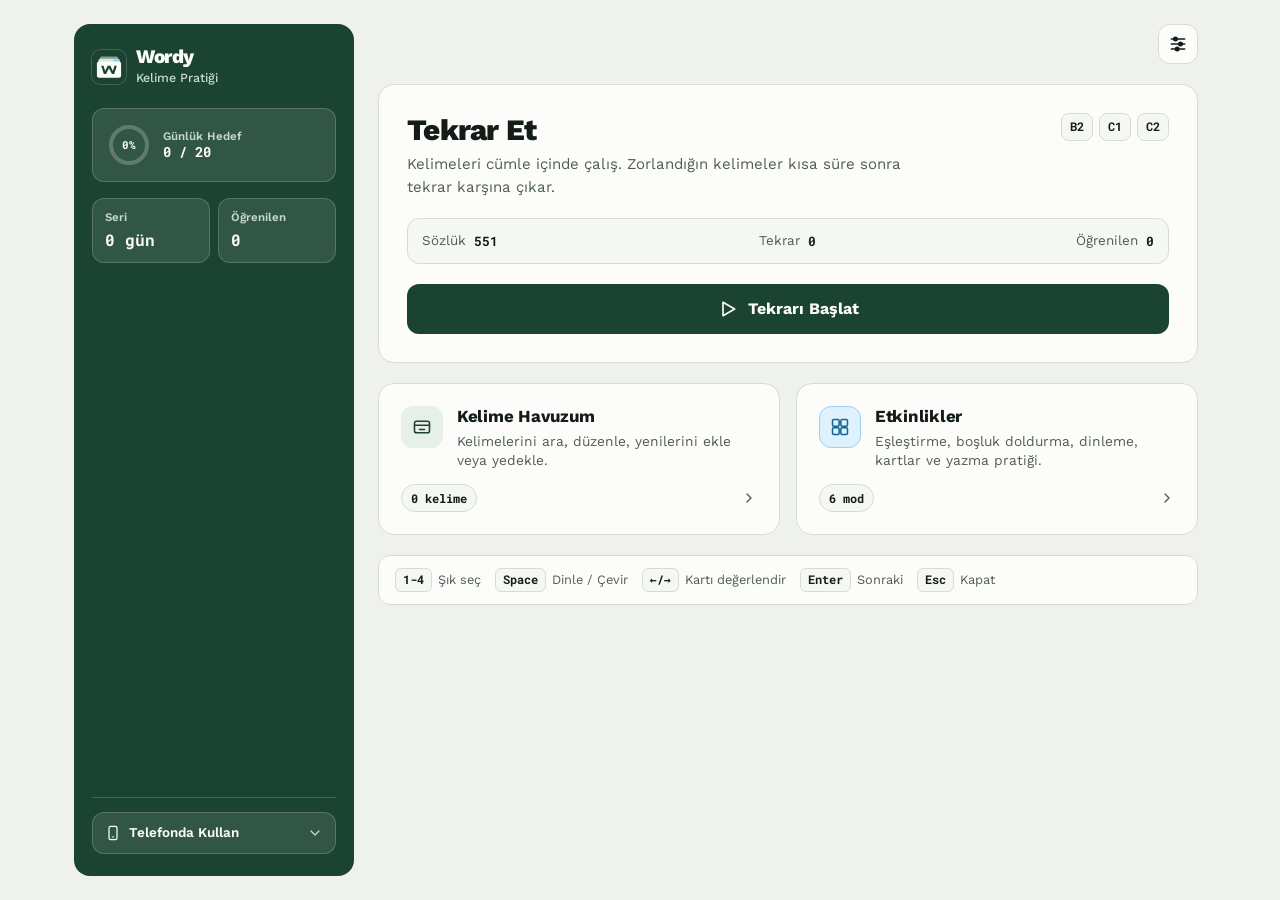
<file: github-upload/index.html>
<!DOCTYPE html>
<html lang="tr">
<head>
  <meta charset="UTF-8">
  <meta name="viewport" content="width=device-width, initial-scale=1.0, viewport-fit=cover">
  <title>Wordy | Kelime Pratiği</title>
  <meta name="description" content="Çevrimdışı çalışan günlük İngilizce kelime pratiği.">
  <meta name="theme-color" id="meta-theme-color" content="#1B4332">
  <meta name="apple-mobile-web-app-capable" content="yes">
  <meta name="apple-mobile-web-app-status-bar-style" content="black-translucent">
  <meta name="apple-mobile-web-app-title" content="Wordy">

  <link rel="manifest" href="./manifest.json">
  <link rel="icon" type="image/svg+xml" href="./icons/wordy-icon.svg">
  <link rel="apple-touch-icon" href="./icons/icon-192.png">

  <link rel="preconnect" href="https://fonts.googleapis.com">
  <link rel="preconnect" href="https://fonts.gstatic.com" crossorigin>
  <link href="https://fonts.googleapis.com/css2?family=Roboto+Mono:wght@500;700&family=Work+Sans:wght@400;500;600;700;800&display=swap" rel="stylesheet">

  <link rel="stylesheet" href="./css/tokens.css?v=10">
  <link rel="stylesheet" href="./css/style.css?v=10">
</head>
<body>
  <a href="#main-content" class="skip-link">Ana içeriğe geç</a>

  <div class="app-layout">
    <aside class="shell-rail" aria-label="Wordy menü ve günlük durum">
      <div class="shell-top-row">
        <div class="brand-lockup">
          <svg class="brand-icon brand-logo-svg" viewBox="0 0 64 64" width="34" height="34" aria-hidden="true">
            <rect class="logo-bg" x="0" y="0" width="64" height="64" rx="14"></rect>
            <rect class="logo-card-back" x="14.75" y="12" width="34.5" height="27.25" rx="3.5"></rect>
            <rect class="logo-card-mid" x="12" y="16.5" width="40" height="28.75" rx="3.75"></rect>
            <rect class="logo-notch" x="39.5" y="18" width="12.75" height="6.75" rx="2.25"></rect>
            <rect class="logo-card-front" x="9.25" y="21.75" width="45.5" height="30.5" rx="4"></rect>
            <path class="logo-letter" d="M17.25 29.5h4.5l3 10.25 4.75-10.25h5l4.75 10.25 3-10.25h4.5l-5 15.5h-4.25l-5.5-10.75-5.5 10.75h-4.25l-5-15.5z"></path>
          </svg>
          <div class="brand-text">
            <span class="brand-name">Wordy</span>
            <span class="brand-subtitle">Kelime Pratiği</span>
          </div>
        </div>

        <div class="shell-mobile-actions">
          <button
            type="button"
            id="btn-settings-mobile"
            class="shell-icon-btn"
            data-settings-toggle
            aria-label="Ayarlar"
            aria-expanded="false"
            aria-controls="settings-popover"
          >
            <svg class="svg-icon" viewBox="0 0 24 24" fill="none" stroke="currentColor" stroke-width="1.85" stroke-linecap="round" stroke-linejoin="round" aria-hidden="true">
              <line x1="4" y1="6" x2="20" y2="6"></line>
              <circle cx="9" cy="6" r="2.1" fill="currentColor"></circle>
              <line x1="4" y1="12" x2="20" y2="12"></line>
              <circle cx="15" cy="12" r="2.1" fill="currentColor"></circle>
              <line x1="4" y1="18" x2="20" y2="18"></line>
              <circle cx="11" cy="18" r="2.1" fill="currentColor"></circle>
            </svg>
          </button>
        </div>
      </div>

      <div class="rail-desktop-body">
        <button
          type="button"
          id="btn-goal-desktop"
          class="rail-goal-card"
          data-action="open-calendar"
          aria-label="Günlük hedef ve takvimi aç"
        >
          <span class="goal-ring-wrap" aria-hidden="true">
            <svg class="goal-ring-svg" viewBox="0 0 44 44">
              <circle class="goal-ring-track" cx="22" cy="22" r="18"></circle>
              <circle class="goal-ring-progress" data-bind="goal-ring" cx="22" cy="22" r="18" stroke-dasharray="113.1" stroke-dashoffset="113.1"></circle>
            </svg>
            <span class="goal-ring-pct" data-bind="goal-pct">0%</span>
          </span>
          <span class="goal-ring-meta">
            <span class="goal-ring-label">Günlük Hedef</span>
            <span class="goal-ring-value"><span data-bind="today-count">0</span> / <span data-bind="daily-goal">20</span></span>
          </span>
        </button>

        <div class="rail-stats-grid">
          <div class="rail-stat-box">
            <span class="rail-stat-label">Seri</span>
            <span class="rail-stat-value"><span data-bind="streak-count">0</span> gün</span>
          </div>
          <div class="rail-stat-box">
            <span class="rail-stat-label">Öğrenilen</span>
            <span class="rail-stat-value" data-bind="mastered-count">0</span>
          </div>
        </div>

        <div class="rail-footer-phone">
          <button
            type="button"
            class="rail-phone-trigger"
            data-action="toggle-rail-phone"
            aria-expanded="false"
            aria-controls="rail-phone-panel"
          >
            <span class="rail-pref-left">
              <svg class="svg-icon-sm" viewBox="0 0 24 24" fill="none" stroke="currentColor" stroke-width="1.85" stroke-linecap="round" stroke-linejoin="round" aria-hidden="true">
                <rect x="6" y="2" width="12" height="20" rx="2.5"></rect>
                <line x1="11" y1="18" x2="13" y2="18"></line>
              </svg>
              Telefonda Kullan
            </span>
            <svg class="svg-icon-sm phone-bar-chevron" viewBox="0 0 24 24" fill="none" stroke="currentColor" stroke-width="1.85" stroke-linecap="round" stroke-linejoin="round" aria-hidden="true">
              <polyline points="6 9 12 15 18 9"></polyline>
            </svg>
          </button>
          <div id="rail-phone-panel" class="rail-phone-panel">
            <div class="rail-phone-inner">
              <div class="rail-phone-content">
                <div class="rail-phone-shareable" data-phone-shareable hidden>
                  <p class="rail-phone-text">iPhone'da Paylaş &gt; Ana Ekrana Ekle, Android'de Uygulamayı Yükle ile ana ekranına ekleyebilirsin.</p>
                  <p id="rail-phone-url" class="rail-phone-url mono-num"></p>
                  <button type="button" class="rail-pref-btn" data-action="copy-app-link">
                    <span class="rail-pref-left">Bağlantıyı Kopyala</span>
                    <span class="rail-pref-state">Kopyala</span>
                  </button>
                </div>
                <p class="rail-phone-text" data-phone-local-only>Bu bağlantı yalnızca bu bilgisayarda açılır. Telefonda açmak için yerel ağ veya canlı tünel bağlantısını kullan.</p>
              </div>
            </div>
          </div>
        </div>
      </div>
    </aside>

    <main id="main-content" class="workspace">
      <div class="workspace-topbar">
        <button
          type="button"
          id="btn-settings-desktop"
          class="workspace-settings-btn"
          data-settings-toggle
          aria-label="Ayarlar"
          aria-expanded="false"
          aria-controls="settings-popover"
        >
          <svg class="svg-icon" viewBox="0 0 24 24" fill="none" stroke="currentColor" stroke-width="1.85" stroke-linecap="round" stroke-linejoin="round" aria-hidden="true">
            <line x1="4" y1="6" x2="20" y2="6"></line>
            <circle cx="9" cy="6" r="2.1" fill="currentColor"></circle>
            <line x1="4" y1="12" x2="20" y2="12"></line>
            <circle cx="15" cy="12" r="2.1" fill="currentColor"></circle>
            <line x1="4" y1="18" x2="20" y2="18"></line>
            <circle cx="11" cy="18" r="2.1" fill="currentColor"></circle>
          </svg>
        </button>
      </div>

      <div id="settings-popover" class="settings-popover" role="region" aria-label="Ayarlar" aria-hidden="true">
        <p class="settings-popover-title">Ayarlar</p>
        <button type="button" class="setting-toggle-row" data-pref-toggle="sound" aria-pressed="true">
          <span class="setting-toggle-label">
            <svg class="svg-icon-sm" viewBox="0 0 24 24" fill="none" stroke="currentColor" stroke-width="1.85" stroke-linecap="round" stroke-linejoin="round" aria-hidden="true">
              <polygon points="11 5 6 9 2 9 2 15 6 15 11 19 11 5"></polygon>
              <path d="M15.54 8.46a5 5 0 0 1 0 7.07"></path>
            </svg>
            Ses Efektleri
          </span>
          <span class="setting-row-right">
            <span class="setting-state-text" data-bind="sound-label">Açık</span>
            <span class="setting-switch" aria-hidden="true"><span class="setting-switch-thumb"></span></span>
          </span>
        </button>

        <button type="button" class="setting-toggle-row" data-pref-toggle="haptic" aria-pressed="true">
          <span class="setting-toggle-label">
            <svg class="svg-icon-sm" viewBox="0 0 24 24" fill="none" stroke="currentColor" stroke-width="1.85" stroke-linecap="round" stroke-linejoin="round" aria-hidden="true">
              <rect x="7" y="4" width="10" height="16" rx="2"></rect>
              <path d="M3 8v8"></path>
              <path d="M21 8v8"></path>
            </svg>
            Titreşim
          </span>
          <span class="setting-row-right">
            <span class="setting-state-text" data-bind="haptic-label">Açık</span>
            <span class="setting-switch" aria-hidden="true"><span class="setting-switch-thumb"></span></span>
          </span>
        </button>

        <button type="button" id="btn-theme-toggle" class="setting-toggle-row" aria-pressed="false" aria-label="Görünüm temasını değiştir">
          <span class="setting-toggle-label">
            <svg class="svg-icon-sm theme-icon-moon" viewBox="0 0 24 24" fill="none" stroke="currentColor" stroke-width="1.85" stroke-linecap="round" stroke-linejoin="round" aria-hidden="true">
              <path d="M21 12.79A9 9 0 1 1 11.21 3 7 7 0 0 0 21 12.79z"></path>
            </svg>
            <svg class="svg-icon-sm theme-icon-sun" viewBox="0 0 24 24" fill="none" stroke="currentColor" stroke-width="1.85" stroke-linecap="round" stroke-linejoin="round" aria-hidden="true" hidden>
              <circle cx="12" cy="12" r="4"></circle>
              <line x1="12" y1="2" x2="12" y2="5"></line>
              <line x1="12" y1="19" x2="12" y2="22"></line>
              <line x1="4.93" y1="4.93" x2="7.05" y2="7.05"></line>
              <line x1="16.95" y1="16.95" x2="19.07" y2="19.07"></line>
              <line x1="2" y1="12" x2="5" y2="12"></line>
              <line x1="19" y1="12" x2="22" y2="12"></line>
              <line x1="4.93" y1="19.07" x2="7.05" y2="16.95"></line>
              <line x1="16.95" y1="7.05" x2="19.07" y2="4.93"></line>
            </svg>
            Görünüm
          </span>
          <span class="setting-row-right">
            <span class="setting-state-text" data-bind="theme-label">Açık</span>
            <span class="setting-switch" aria-hidden="true"><span class="setting-switch-thumb"></span></span>
          </span>
        </button>

        <div class="settings-divider" aria-hidden="true"></div>
        <p class="settings-popover-title">Tema Renkleri</p>
        <div class="palette-list" role="group" aria-label="Tema renk paleti">
          <button type="button" class="palette-option-btn" data-palette-option="forest" aria-pressed="true">
            <span class="palette-dots" aria-hidden="true">
              <span class="palette-dot palette-dot-p"></span>
              <span class="palette-dot palette-dot-o"></span>
              <span class="palette-dot palette-dot-a"></span>
            </span>
            <span class="palette-option-name">Orman</span>
          </button>
          <button type="button" class="palette-option-btn" data-palette-option="plum" aria-pressed="false">
            <span class="palette-dots" aria-hidden="true">
              <span class="palette-dot palette-dot-p"></span>
              <span class="palette-dot palette-dot-o"></span>
              <span class="palette-dot palette-dot-a"></span>
            </span>
            <span class="palette-option-name">Mor &amp; Gül</span>
          </button>
          <button type="button" class="palette-option-btn" data-palette-option="ocean" aria-pressed="false">
            <span class="palette-dots" aria-hidden="true">
              <span class="palette-dot palette-dot-p"></span>
              <span class="palette-dot palette-dot-o"></span>
              <span class="palette-dot palette-dot-a"></span>
            </span>
            <span class="palette-option-name">Okyanus</span>
          </button>
          <button type="button" class="palette-option-btn" data-palette-option="crimson" aria-pressed="false">
            <span class="palette-dots" aria-hidden="true">
              <span class="palette-dot palette-dot-p"></span>
              <span class="palette-dot palette-dot-o"></span>
              <span class="palette-dot palette-dot-a"></span>
            </span>
            <span class="palette-option-name">Kızıl &amp; Taş</span>
          </button>
          <button type="button" class="palette-option-btn" data-palette-option="olive" aria-pressed="false">
            <span class="palette-dots" aria-hidden="true">
              <span class="palette-dot palette-dot-p"></span>
              <span class="palette-dot palette-dot-o"></span>
              <span class="palette-dot palette-dot-a"></span>
            </span>
            <span class="palette-option-name">Zeytin &amp; Kil</span>
          </button>
          <button type="button" class="palette-option-btn" data-palette-option="rose" aria-pressed="false">
            <span class="palette-dots" aria-hidden="true">
              <span class="palette-dot palette-dot-p"></span>
              <span class="palette-dot palette-dot-o"></span>
              <span class="palette-dot palette-dot-a"></span>
            </span>
            <span class="palette-option-name">Pembe &amp; Mor</span>
          </button>
          <button type="button" class="palette-option-btn" data-palette-option="cobalt" aria-pressed="false">
            <span class="palette-dots" aria-hidden="true">
              <span class="palette-dot palette-dot-p"></span>
              <span class="palette-dot palette-dot-o"></span>
              <span class="palette-dot palette-dot-a"></span>
            </span>
            <span class="palette-option-name">Mavi &amp; Lacivert</span>
          </button>
        </div>
      </div>
      <section class="hero-card" aria-labelledby="hero-heading">
        <div class="hero-mobile-metrics">
          <button
            type="button"
            id="btn-goal-mobile"
            class="goal-ring-btn"
            data-action="open-calendar"
            aria-label="Günlük hedef ve takvimi aç"
          >
            <span class="goal-ring-wrap" aria-hidden="true">
              <svg class="goal-ring-svg" viewBox="0 0 44 44">
                <circle class="goal-ring-track" cx="22" cy="22" r="18"></circle>
                <circle class="goal-ring-progress" data-bind="goal-ring" cx="22" cy="22" r="18" stroke-dasharray="113.1" stroke-dashoffset="113.1"></circle>
              </svg>
              <span class="goal-ring-pct" data-bind="goal-pct">0%</span>
            </span>
            <span class="goal-ring-meta">
              <span class="goal-ring-label">Bugün</span>
              <span class="goal-ring-value"><span data-bind="today-count">0</span>/<span data-bind="daily-goal">20</span></span>
            </span>
          </button>

          <div class="metric-chip" aria-label="Günlük seri">
            <svg class="svg-icon-sm" viewBox="0 0 24 24" fill="none" stroke="currentColor" stroke-width="1.85" stroke-linecap="round" stroke-linejoin="round" aria-hidden="true">
              <path d="M12 2c.5 4-3 6-3 10a5 5 0 0 0 10 0c0-3-1.5-5.5-3.5-7.5-.5 2-2 3-3.5 2.5C12.5 5 12.5 3.5 12 2z"></path>
            </svg>
            <span>Seri <strong class="mono-num" data-bind="streak-count">0</strong></span>
          </div>

          <button type="button" class="metric-chip metric-chip-weak" id="hero-weak-chip" data-action="open-weak-review" aria-label="Tekrar gereken kelimeleri çalış">
            <svg class="svg-icon-sm" viewBox="0 0 24 24" fill="none" stroke="currentColor" stroke-width="1.85" stroke-linecap="round" stroke-linejoin="round" aria-hidden="true">
              <circle cx="12" cy="12" r="9"></circle>
              <line x1="12" y1="8" x2="12" y2="12"></line>
              <line x1="12" y1="16" x2="12.01" y2="16"></line>
            </svg>
            <span data-bind="weak-label">0 tekrar</span>
          </button>
        </div>

        <div class="hero-header">
          <div>
            <h1 id="hero-heading" class="hero-title">Tekrar Et</h1>
            <p class="hero-desc">Kelimeleri cümle içinde çalış. Zorlandığın kelimeler kısa süre sonra tekrar karşına çıkar.</p>
          </div>
          <div class="hero-level-tags" id="hero-selected-levels" aria-label="Seçili seviyeler"></div>
        </div>

        <div class="hero-archive-strip">
          <div class="archive-strip-stat">
            <span>Sözlük</span>
            <strong data-bind="dict-total">551</strong>
          </div>
          <div class="archive-strip-stat">
            <span>Tekrar</span>
            <strong data-bind="weak-count">0</strong>
          </div>
          <div class="archive-strip-stat">
            <span>Öğrenilen</span>
            <strong data-bind="mastered-count">0</strong>
          </div>
        </div>

        <div class="hero-actions">
          <button type="button" id="btn-open-review" class="btn-primary">
            <svg class="svg-icon" viewBox="0 0 24 24" fill="none" stroke="currentColor" stroke-width="2" stroke-linecap="round" stroke-linejoin="round" aria-hidden="true">
              <polygon points="6 4 20 12 6 20 6 4"></polygon>
            </svg>
            <span>Tekrarı Başlat</span>
          </button>

          <button type="button" id="btn-hero-weak-quick" class="btn-weak-cta" data-action="open-weak-review" hidden>
            <svg class="svg-icon-sm" viewBox="0 0 24 24" fill="none" stroke="currentColor" stroke-width="2" stroke-linecap="round" stroke-linejoin="round" aria-hidden="true">
              <circle cx="12" cy="12" r="9"></circle>
              <line x1="12" y1="8" x2="12" y2="12"></line>
              <line x1="12" y1="16" x2="12.01" y2="16"></line>
            </svg>
            <span>Zorlandıklarım (<span class="mono-num" data-bind="weak-count">0</span>)</span>
          </button>
        </div>
      </section>

      <section class="secondary-section" aria-labelledby="secondary-heading">
        <h2 id="secondary-heading" class="sr-only">Çalışma Araçları</h2>
        <div class="secondary-grid">
          <button type="button" id="btn-open-pool" class="action-card">
            <span class="action-card-main">
              <span class="action-card-icon" aria-hidden="true">
                <svg class="svg-icon" viewBox="0 0 24 24" fill="none" stroke="currentColor" stroke-width="1.85" stroke-linecap="round" stroke-linejoin="round">
                  <rect x="3" y="5" width="18" height="14" rx="2.5"></rect>
                  <line x1="3" y1="10" x2="21" y2="10"></line>
                  <line x1="9" y1="15" x2="15" y2="15"></line>
                </svg>
              </span>
              <span class="action-card-copy">
                <span class="action-card-title">Kelime Havuzum</span>
                <span class="action-card-desc">Kelimelerini ara, düzenle, yenilerini ekle veya yedekle.</span>
              </span>
            </span>
            <span class="action-card-meta">
              <span class="count-badge"><span data-bind="pool-count">0</span> kelime</span>
              <svg class="svg-icon-sm action-card-arrow" viewBox="0 0 24 24" fill="none" stroke="currentColor" stroke-width="2" stroke-linecap="round" stroke-linejoin="round" aria-hidden="true">
                <polyline points="9 18 15 12 9 6"></polyline>
              </svg>
            </span>
          </button>

          <button type="button" id="btn-open-activities" class="action-card">
            <span class="action-card-main">
              <span class="action-card-icon action-card-icon-baby" aria-hidden="true">
                <svg class="svg-icon" viewBox="0 0 24 24" fill="none" stroke="currentColor" stroke-width="1.85" stroke-linecap="round" stroke-linejoin="round">
                  <rect x="3" y="3" width="8" height="8" rx="1.8"></rect>
                  <rect x="13" y="3" width="8" height="8" rx="1.8"></rect>
                  <rect x="3" y="13" width="8" height="8" rx="1.8"></rect>
                  <rect x="13" y="13" width="8" height="8" rx="1.8"></rect>
                </svg>
              </span>
              <span class="action-card-copy">
                <span class="action-card-title">Etkinlikler</span>
                <span class="action-card-desc">Eşleştirme, boşluk doldurma, dinleme, kartlar ve yazma pratiği.</span>
              </span>
            </span>
            <span class="action-card-meta">
              <span class="count-badge">6 mod</span>
              <svg class="svg-icon-sm action-card-arrow" viewBox="0 0 24 24" fill="none" stroke="currentColor" stroke-width="2" stroke-linecap="round" stroke-linejoin="round" aria-hidden="true">
                <polyline points="9 18 15 12 9 6"></polyline>
              </svg>
            </span>
          </button>
        </div>
      </section>

      <section class="phone-bar phone-bar-mobile" aria-label="Telefonda Kullan">
        <button
          type="button"
          id="btn-phone-bar"
          class="phone-bar-trigger"
          aria-expanded="false"
          aria-controls="phone-bar-panel"
        >
          <span class="phone-bar-trigger-left">
            <svg class="svg-icon-sm" viewBox="0 0 24 24" fill="none" stroke="currentColor" stroke-width="1.85" stroke-linecap="round" stroke-linejoin="round" aria-hidden="true">
              <rect x="6" y="2" width="12" height="20" rx="2.5"></rect>
              <line x1="11" y1="18" x2="13" y2="18"></line>
            </svg>
            <span>Telefonda Kullan</span>
          </span>
          <svg class="svg-icon-sm phone-bar-chevron" viewBox="0 0 24 24" fill="none" stroke="currentColor" stroke-width="2" stroke-linecap="round" stroke-linejoin="round" aria-hidden="true">
            <polyline points="6 9 12 15 18 9"></polyline>
          </svg>
        </button>
        <div id="phone-bar-panel" class="phone-bar-panel">
          <div class="phone-bar-inner">
            <div class="phone-bar-content">
              <div class="phone-shareable-wrap" data-phone-shareable hidden>
                <p class="phone-guide-text">iPhone'da <strong>Paylaş &gt; Ana Ekrana Ekle</strong>, Android'de <strong>Uygulamayı Yükle</strong> ile ana ekranına ekleyebilirsin.</p>
                <div class="phone-link-row">
                  <input type="text" id="phone-link-input" class="phone-link-input" readonly aria-label="Uygulama bağlantısı">
                  <button type="button" class="btn-secondary" data-action="copy-app-link">Kopyala</button>
                </div>
              </div>
              <p class="phone-guide-text" data-phone-local-only>Bu bağlantı yalnızca bu bilgisayarda açılır. Telefonda açmak için yerel ağ veya canlı tünel bağlantısını kullan.</p>
            </div>
          </div>
        </div>
      </section>

      <div class="kbd-legend" aria-label="Klavye kısayolları">
        <span class="kbd-item"><kbd class="kbd-cap">1-4</kbd> Şık seç</span>
        <span class="kbd-item"><kbd class="kbd-cap">Space</kbd> Dinle / Çevir</span>
        <span class="kbd-item"><kbd class="kbd-cap">←/→</kbd> Kartı değerlendir</span>
        <span class="kbd-item"><kbd class="kbd-cap">Enter</kbd> Sonraki</span>
        <span class="kbd-item"><kbd class="kbd-cap">Esc</kbd> Kapat</span>
      </div>
    </main>
  </div>

  <!-- ==================== MODAL: TEKRAR ET ==================== -->
  <div id="modal-review" class="modal-backdrop" role="dialog" aria-modal="true" aria-labelledby="modal-review-title" aria-hidden="true">
    <div class="modal-dialog">
      <header class="modal-header">
        <h2 id="modal-review-title" class="modal-title">Tekrar Et</h2>
        <button type="button" class="modal-close-btn" data-close-modal="modal-review" aria-label="Tekrar penceresini kapat">
          <svg class="svg-icon" viewBox="0 0 24 24" fill="none" stroke="currentColor" stroke-width="2" stroke-linecap="round" stroke-linejoin="round" aria-hidden="true">
            <line x1="18" y1="6" x2="6" y2="18"></line>
            <line x1="6" y1="6" x2="18" y2="18"></line>
          </svg>
        </button>
      </header>
      <div class="modal-body">
        <div id="review-setup-view" class="view-panel">
          <h3 class="section-heading">Seviye Seç</h3>
          <p class="section-sub">İstediğin seviyeleri seç veya tüm kelimeleri karışık çalış.</p>
          <div id="review-level-grid" class="level-grid" role="group" aria-label="Kelime seviyeleri"></div>
          <button type="button" id="btn-level-mix" class="btn-secondary level-mix-btn" aria-pressed="false">
            Tüm Seviyeler (A1-C2)
          </button>

          <h3 class="section-heading">Çalışma Yönü</h3>
          <div id="review-direction-group" class="segmented-group" role="group" aria-label="Çalışma yönü">
            <button type="button" class="segmented-btn" data-direction="en-tr" aria-pressed="true">EN → TR</button>
            <button type="button" class="segmented-btn" data-direction="tr-en" aria-pressed="false">TR → EN</button>
            <button type="button" class="segmented-btn" data-direction="mixed" aria-pressed="false">Karışık</button>
          </div>

          <div class="setup-cta-stack">
            <button type="button" id="btn-start-review" class="btn-primary">
              <svg class="svg-icon" viewBox="0 0 24 24" fill="none" stroke="currentColor" stroke-width="2" stroke-linecap="round" stroke-linejoin="round" aria-hidden="true">
                <polygon points="6 4 20 12 6 20 6 4"></polygon>
              </svg>
              <span>Başla</span>
            </button>
            <button type="button" id="btn-start-weak-review" class="btn-weak-cta" disabled>
              Tekrar Gereken Kelime Yok
            </button>
          </div>
        </div>

        <div id="review-quiz-view" class="view-panel" hidden>
          <div class="quiz-topbar">
            <button type="button" id="btn-review-back" class="btn-secondary">Seviyeler</button>
            <div class="quiz-topbar-badges">
              <span class="cefr-chip cefr-chip-accent" id="review-mode-chip">EN → TR</span>
              <span class="count-badge" id="review-step-badge">Soru 1</span>
            </div>
          </div>

          <div class="quiz-card">
            <div class="quiz-card-head">
              <span class="cefr-chip cefr-chip-accent" id="review-word-level">B2</span>
              <div id="review-mastery-slot"></div>
            </div>

            <div class="quiz-word-row">
              <h3 id="review-word-text" class="quiz-word">word</h3>
              <button type="button" id="btn-speak-word" class="audio-btn" aria-label="Kelimeyi sesli dinle">
                <svg class="svg-icon-sm" viewBox="0 0 24 24" fill="none" stroke="currentColor" stroke-width="1.85" stroke-linecap="round" stroke-linejoin="round" aria-hidden="true">
                  <polygon points="11 5 6 9 2 9 2 15 6 15 11 19 11 5"></polygon>
                  <path d="M15.54 8.46a5 5 0 0 1 0 7.07"></path>
                </svg>
                <span>Dinle</span>
              </button>
            </div>

            <div id="review-sentence-box" class="sentence-box">
              <p id="review-sentence-text" class="sentence-text"></p>
              <button type="button" id="btn-speak-sentence" class="audio-btn" aria-label="Örnek cümleyi sesli dinle">
                <svg class="svg-icon-sm" viewBox="0 0 24 24" fill="none" stroke="currentColor" stroke-width="1.85" stroke-linecap="round" stroke-linejoin="round" aria-hidden="true">
                  <polygon points="11 5 6 9 2 9 2 15 6 15 11 19 11 5"></polygon>
                  <path d="M15.54 8.46a5 5 0 0 1 0 7.07"></path>
                </svg>
                <span>Cümle</span>
              </button>
            </div>
          </div>

          <div id="review-options" class="options-list" role="group" aria-label="Türkçe anlam seçenekleri"></div>

          <div class="quiz-footer-actions">
            <span class="form-status" id="review-queue-note"></span>
            <button type="button" id="btn-review-next" class="btn-primary" hidden>Devam Et</button>
          </div>
        </div>

        <div id="review-empty-weak-view" class="view-panel" hidden>
          <div class="empty-state">
            <h3 class="empty-state-title">Tekrar gereken kelime kalmadı</h3>
            <p class="empty-state-desc">Tüm kelimelerini öğrendin. Yeni kelimeler çalışmak için seviye seçip devam edebilirsin.</p>
            <div class="summary-actions-row">
              <button type="button" id="btn-weak-done-setup" class="btn-primary">Seviyelere Dön</button>
              <button type="button" id="btn-weak-done-close" class="btn-secondary">Kapat</button>
            </div>
          </div>
        </div>

        <div id="review-summary-view" class="view-panel" hidden></div>
      </div>
    </div>
  </div>

  <!-- ==================== MODAL: KELİME HAVUZUM ==================== -->
  <div id="modal-pool" class="modal-backdrop" role="dialog" aria-modal="true" aria-labelledby="modal-pool-title" aria-hidden="true">
    <div class="modal-dialog">
      <header class="modal-header">
        <h2 id="modal-pool-title" class="modal-title">Kelime Havuzum</h2>
        <button type="button" class="modal-close-btn" data-close-modal="modal-pool" aria-label="Kelime havuzunu kapat">
          <svg class="svg-icon" viewBox="0 0 24 24" fill="none" stroke="currentColor" stroke-width="2" stroke-linecap="round" stroke-linejoin="round" aria-hidden="true">
            <line x1="18" y1="6" x2="6" y2="18"></line>
            <line x1="6" y1="6" x2="18" y2="18"></line>
          </svg>
        </button>
      </header>
      <div class="modal-body">
        <form id="pool-add-form" class="pool-add-form" novalidate>
          <label for="pool-add-input" class="sr-only">İngilizce kelime ekle</label>
          <input
            type="text"
            id="pool-add-input"
            class="text-input"
            placeholder="İngilizce kelime yaz (örn. apple, resilient)..."
            autocomplete="off"
            spellcheck="false"
          >
          <button type="submit" id="btn-pool-add" class="btn-primary btn-pool-add">Ekle</button>
        </form>
        <div id="pool-add-status" class="form-status" role="status" aria-live="polite"></div>

        <section id="pool-custom-composer" class="custom-composer-card" aria-label="Yeni kelime ekle" hidden>
          <form id="pool-custom-form" class="custom-composer-form" novalidate>
            <h3 class="section-heading">Yeni Kelime Ekle</h3>
            <p id="custom-en-ref" class="custom-en-ref" hidden></p>

            <div class="pool-edit-grid">
              <div class="form-field">
                <label for="custom-word-input" class="field-label">İngilizce Kelime</label>
                <input type="text" id="custom-word-input" class="text-input text-input-sm" autocomplete="off" spellcheck="false" required>
              </div>
              <div class="form-field form-field-level">
                <label for="custom-level-select" class="field-label">Seviye</label>
                <select id="custom-level-select" class="select-input">
                  <option value="A1">A1</option>
                  <option value="A2">A2</option>
                  <option value="B1">B1</option>
                  <option value="B2" selected>B2</option>
                  <option value="C1">C1</option>
                  <option value="C2">C2</option>
                </select>
              </div>
            </div>

            <div class="form-field">
              <label for="custom-tr-input" class="field-label">Türkçe Anlam</label>
              <input type="text" id="custom-tr-input" class="text-input text-input-sm" placeholder="Örn. dayanıklı, esnek" autocomplete="off" required>
            </div>

            <div class="form-field">
              <label for="custom-sentence-input" class="field-label">Örnek Cümle (isteğe bağlı)</label>
              <input type="text" id="custom-sentence-input" class="text-input text-input-sm" placeholder="Örn. She remained resilient under pressure." autocomplete="off">
            </div>

            <div id="custom-composer-error" class="form-status is-error" role="status" aria-live="polite" hidden></div>

            <div class="pool-edit-actions">
              <button type="submit" id="btn-custom-save" class="btn-primary btn-compact">Kaydet</button>
              <button type="button" id="btn-custom-cancel" class="btn-secondary btn-compact">Vazgeç</button>
            </div>
          </form>
        </section>

        <div class="pool-controls">
          <div class="pool-search-wrap">
            <label for="pool-search-input" class="sr-only">Havuzda kelime, anlam veya cümle ara</label>
            <input
              type="search"
              id="pool-search-input"
              class="text-input pool-search-input"
              placeholder="Kelime, Türkçe anlam veya cümle ara..."
              autocomplete="off"
            >
          </div>

          <div id="pool-filter-pills" class="filter-pills" role="group" aria-label="Seviye filtresi"></div>

          <div class="pool-toolbar-row">
            <label for="pool-sort-select" class="sr-only">Sıralama</label>
            <select id="pool-sort-select" class="select-input">
              <option value="recent">En Yeni Eklenen</option>
              <option value="score-asc">Önce Zorlandıklarım</option>
              <option value="score-desc">Önce Öğrendiklerim</option>
              <option value="alpha">Alfabetik (A-Z)</option>
            </select>

            <button
              type="button"
              id="btn-reset-pool"
              class="hold-btn"
              aria-label="Tüm havuzu sıfırlamak için basılı tut"
            >
              <span class="hold-btn-fill" aria-hidden="true"></span>
              <span class="hold-btn-label">
                <svg class="svg-icon-sm" viewBox="0 0 24 24" fill="none" stroke="currentColor" stroke-width="1.85" stroke-linecap="round" stroke-linejoin="round" aria-hidden="true">
                  <polyline points="3 6 5 6 21 6"></polyline>
                  <path d="M19 6l-1 14a2 2 0 0 1-2 2H8a2 2 0 0 1-2-2L5 6"></path>
                  <path d="M10 11v6"></path>
                  <path d="M14 11v6"></path>
                </svg>
                <span>Basılı Tut: Sıfırla</span>
              </span>
            </button>
          </div>

          <div class="pool-backup-row">
            <button type="button" id="btn-pool-export" class="btn-secondary btn-compact">
              <svg class="svg-icon-sm" viewBox="0 0 24 24" fill="none" stroke="currentColor" stroke-width="1.85" stroke-linecap="round" stroke-linejoin="round" aria-hidden="true">
                <path d="M21 15v4a2 2 0 0 1-2 2H5a2 2 0 0 1-2-2v-4"></path>
                <polyline points="7 10 12 15 17 10"></polyline>
                <line x1="12" y1="15" x2="12" y2="3"></line>
              </svg>
              <span>Yedekle</span>
            </button>

            <button type="button" id="btn-pool-import-trigger" class="btn-secondary btn-compact">
              <svg class="svg-icon-sm" viewBox="0 0 24 24" fill="none" stroke="currentColor" stroke-width="1.85" stroke-linecap="round" stroke-linejoin="round" aria-hidden="true">
                <path d="M21 15v4a2 2 0 0 1-2 2H5a2 2 0 0 1-2-2v-4"></path>
                <polyline points="17 8 12 3 7 8"></polyline>
                <line x1="12" y1="3" x2="12" y2="15"></line>
              </svg>
              <span>Geri Yükle</span>
            </button>
            <label for="pool-import-file" class="sr-only">JSON yedek dosyası seç</label>
            <input type="file" id="pool-import-file" class="sr-only" accept="application/json,.json">
          </div>

          <div id="pool-import-chooser" class="import-chooser-card" hidden>
            <p id="pool-import-filename" class="import-chooser-title"></p>
            <div class="pool-edit-actions">
              <button type="button" id="btn-import-merge" class="btn-primary btn-compact">Birleştir</button>
              <button type="button" id="btn-import-replace" class="btn-secondary btn-compact">Üzerine Yaz</button>
              <button type="button" id="btn-import-cancel" class="btn-secondary btn-compact">Vazgeç</button>
            </div>
          </div>
          <div id="pool-import-status" class="form-status" role="status" aria-live="polite"></div>
        </div>

        <div id="pool-list" class="pool-list"></div>
      </div>
    </div>
  </div>

  <!-- ==================== MODAL: ETKİNLİKLER ==================== -->
  <div id="modal-activities" class="modal-backdrop" role="dialog" aria-modal="true" aria-labelledby="modal-activities-title" aria-hidden="true">
    <div class="modal-dialog">
      <header class="modal-header">
        <h2 id="modal-activities-title" class="modal-title">Etkinlikler</h2>
        <button type="button" class="modal-close-btn" data-close-modal="modal-activities" aria-label="Etkinlikler penceresini kapat">
          <svg class="svg-icon" viewBox="0 0 24 24" fill="none" stroke="currentColor" stroke-width="2" stroke-linecap="round" stroke-linejoin="round" aria-hidden="true">
            <line x1="18" y1="6" x2="6" y2="18"></line>
            <line x1="6" y1="6" x2="18" y2="18"></line>
          </svg>
        </button>
      </header>
      <div class="modal-body">
        <div id="act-menu-view" class="view-panel">
          <div id="act-empty-notice" class="empty-state" hidden>
            <h3 class="empty-state-title">Etkinlikler için en az 4 kelime gerekli</h3>
            <p class="empty-state-desc">Önce Tekrar Et ile birkaç kelime çalış ya da havuzuna kelime ekle.</p>
            <button type="button" id="btn-act-go-review" class="btn-primary">Tekrar Et'e Geç</button>
          </div>

          <div id="act-menu-list" class="activity-menu">
            <button type="button" class="activity-row-btn" data-activity="matching">
              <span class="activity-row-left">
                <span class="activity-row-icon" aria-hidden="true">
                  <svg class="svg-icon" viewBox="0 0 24 24" fill="none" stroke="currentColor" stroke-width="1.85" stroke-linecap="round" stroke-linejoin="round">
                    <rect x="3" y="4" width="7" height="6" rx="1.5"></rect>
                    <rect x="14" y="4" width="7" height="6" rx="1.5"></rect>
                    <rect x="3" y="14" width="7" height="6" rx="1.5"></rect>
                    <rect x="14" y="14" width="7" height="6" rx="1.5"></rect>
                  </svg>
                </span>
                <span>
                  <span class="activity-row-title">Eşleştirme</span>
                  <span class="activity-row-desc">İngilizce kelimeleri Türkçe anlamlarıyla eşleştir.</span>
                </span>
              </span>
              <svg class="svg-icon-sm action-card-arrow" viewBox="0 0 24 24" fill="none" stroke="currentColor" stroke-width="2" stroke-linecap="round" stroke-linejoin="round" aria-hidden="true">
                <polyline points="9 18 15 12 9 6"></polyline>
              </svg>
            </button>

            <button type="button" class="activity-row-btn" data-activity="fillblank">
              <span class="activity-row-left">
                <span class="activity-row-icon" aria-hidden="true">
                  <svg class="svg-icon" viewBox="0 0 24 24" fill="none" stroke="currentColor" stroke-width="1.85" stroke-linecap="round" stroke-linejoin="round">
                    <path d="M4 7h16"></path>
                    <path d="M4 12h7"></path>
                    <path d="M15 12h5"></path>
                    <path d="M4 17h12"></path>
                  </svg>
                </span>
                <span>
                  <span class="activity-row-title">Boşluk Doldurma</span>
                  <span class="activity-row-desc">Cümledeki boşluğa uygun kelimeyi seç.</span>
                </span>
              </span>
              <svg class="svg-icon-sm action-card-arrow" viewBox="0 0 24 24" fill="none" stroke="currentColor" stroke-width="2" stroke-linecap="round" stroke-linejoin="round" aria-hidden="true">
                <polyline points="9 18 15 12 9 6"></polyline>
              </svg>
            </button>

            <button type="button" class="activity-row-btn" data-activity="listening">
              <span class="activity-row-left">
                <span class="activity-row-icon" aria-hidden="true">
                  <svg class="svg-icon" viewBox="0 0 24 24" fill="none" stroke="currentColor" stroke-width="1.85" stroke-linecap="round" stroke-linejoin="round">
                    <polygon points="11 5 6 9 2 9 2 15 6 15 11 19 11 5"></polygon>
                    <path d="M15.54 8.46a5 5 0 0 1 0 7.07"></path>
                    <path d="M19.07 4.93a10 10 0 0 1 0 14.14"></path>
                  </svg>
                </span>
                <span>
                  <span class="activity-row-title">Dinle &amp; Bil</span>
                  <span class="activity-row-desc">Kelimeyi dinle, Türkçe anlamını bul.</span>
                </span>
              </span>
              <svg class="svg-icon-sm action-card-arrow" viewBox="0 0 24 24" fill="none" stroke="currentColor" stroke-width="2" stroke-linecap="round" stroke-linejoin="round" aria-hidden="true">
                <polyline points="9 18 15 12 9 6"></polyline>
              </svg>
            </button>

            <button type="button" class="activity-row-btn" data-activity="flashcard">
              <span class="activity-row-left">
                <span class="activity-row-icon" aria-hidden="true">
                  <svg class="svg-icon" viewBox="0 0 24 24" fill="none" stroke="currentColor" stroke-width="1.85" stroke-linecap="round" stroke-linejoin="round">
                    <rect x="3" y="5" width="18" height="14" rx="2.5"></rect>
                    <path d="M8 12h8"></path>
                  </svg>
                </span>
                <span>
                  <span class="activity-row-title">Flashcard</span>
                  <span class="activity-row-desc">Kartı çevir, bildiklerini sağa kaydır.</span>
                </span>
              </span>
              <svg class="svg-icon-sm action-card-arrow" viewBox="0 0 24 24" fill="none" stroke="currentColor" stroke-width="2" stroke-linecap="round" stroke-linejoin="round" aria-hidden="true">
                <polyline points="9 18 15 12 9 6"></polyline>
              </svg>
            </button>

            <button type="button" class="activity-row-btn" data-activity="spelling">
              <span class="activity-row-left">
                <span class="activity-row-icon" aria-hidden="true">
                  <svg class="svg-icon" viewBox="0 0 24 24" fill="none" stroke="currentColor" stroke-width="1.85" stroke-linecap="round" stroke-linejoin="round">
                    <path d="M12 20h9"></path>
                    <path d="M16.5 3.5a2.121 2.121 0 0 1 3 3L7 19l-4 1 1-4L16.5 3.5z"></path>
                  </svg>
                </span>
                <span>
                  <span class="activity-row-title">Yazarak Pratik</span>
                  <span class="activity-row-desc">Türkçe anlamdan İngilizce kelimeyi yaz.</span>
                </span>
              </span>
              <svg class="svg-icon-sm action-card-arrow" viewBox="0 0 24 24" fill="none" stroke="currentColor" stroke-width="2" stroke-linecap="round" stroke-linejoin="round" aria-hidden="true">
                <polyline points="9 18 15 12 9 6"></polyline>
              </svg>
            </button>

            <button type="button" class="activity-row-btn" data-activity="mixed">
              <span class="activity-row-left">
                <span class="activity-row-icon" aria-hidden="true">
                  <svg class="svg-icon" viewBox="0 0 24 24" fill="none" stroke="currentColor" stroke-width="1.85" stroke-linecap="round" stroke-linejoin="round">
                    <polyline points="16 3 21 3 21 8"></polyline>
                    <line x1="4" y1="20" x2="21" y2="3"></line>
                    <polyline points="21 16 21 21 16 21"></polyline>
                    <line x1="15" y1="15" x2="21" y2="21"></line>
                    <line x1="4" y1="4" x2="9" y2="9"></line>
                  </svg>
                </span>
                <span>
                  <span class="activity-row-title">Karışık Mod</span>
                  <span class="activity-row-desc">Tüm etkinlikler karışık sırayla gelir.</span>
                </span>
              </span>
              <svg class="svg-icon-sm action-card-arrow" viewBox="0 0 24 24" fill="none" stroke="currentColor" stroke-width="2" stroke-linecap="round" stroke-linejoin="round" aria-hidden="true">
                <polyline points="9 18 15 12 9 6"></polyline>
              </svg>
            </button>
          </div>
        </div>

        <!-- Matching -->
        <div id="act-matching-view" class="view-panel" hidden>
          <div class="quiz-topbar">
            <button type="button" class="btn-secondary" data-act-back>Modlar</button>
            <span class="count-badge" id="match-progress-badge">0 / 4</span>
          </div>
          <p class="section-sub">Soldan bir İngilizce kelime, sağdan Türkçe karşılığını seç.</p>
          <div class="match-grid">
            <div id="match-en-col" class="match-col" role="group" aria-label="İngilizce kelimeler"></div>
            <div id="match-tr-col" class="match-col" role="group" aria-label="Türkçe anlamlar"></div>
          </div>
          <div id="match-feedback" class="feedback-banner" role="status" aria-live="polite"></div>
          <button type="button" id="btn-match-next" class="btn-primary" hidden>Yeni Tur</button>
        </div>

        <!-- Fill in the Blank -->
        <div id="act-fillblank-view" class="view-panel" hidden>
          <div class="quiz-topbar">
            <button type="button" class="btn-secondary" data-act-back>Modlar</button>
            <div id="fb-mastery-slot"></div>
          </div>

          <div class="quiz-card">
            <div class="quiz-card-head">
              <span class="cefr-chip cefr-chip-accent" id="fb-word-level">B2</span>
              <button type="button" id="btn-fb-hint" class="btn-hint">
                <svg class="svg-icon-sm" viewBox="0 0 24 24" fill="none" stroke="currentColor" stroke-width="1.85" stroke-linecap="round" stroke-linejoin="round" aria-hidden="true">
                  <circle cx="12" cy="12" r="9"></circle>
                  <path d="M9.09 9a3 3 0 0 1 5.83 1c0 2-3 3-3 3"></path>
                  <line x1="12" y1="17" x2="12.01" y2="17"></line>
                </svg>
                <span>İpucu</span>
              </button>
            </div>

            <div class="sentence-box">
              <p id="fb-sentence-text" class="sentence-text"></p>
              <button type="button" id="btn-fb-speak-sentence" class="audio-btn" aria-label="Örnek cümleyi sesli dinle" hidden>
                <svg class="svg-icon-sm" viewBox="0 0 24 24" fill="none" stroke="currentColor" stroke-width="1.85" stroke-linecap="round" stroke-linejoin="round" aria-hidden="true">
                  <polygon points="11 5 6 9 2 9 2 15 6 15 11 19 11 5"></polygon>
                  <path d="M15.54 8.46a5 5 0 0 1 0 7.07"></path>
                </svg>
                <span>Cümle</span>
              </button>
            </div>
            <div id="fb-hint-box" class="hint-box" hidden></div>
          </div>

          <div id="fb-options" class="options-list" role="group" aria-label="Boşluk doldurma seçenekleri"></div>
          <div id="fb-feedback" class="feedback-banner" role="status" aria-live="polite"></div>
          <button type="button" id="btn-fb-next" class="btn-primary" hidden>Sonraki Soru</button>
        </div>

        <!-- Dinle & Bil (Listening) -->
        <div id="act-listening-view" class="view-panel" hidden>
          <div class="quiz-topbar">
            <button type="button" class="btn-secondary" data-act-back>Modlar</button>
            <div id="listen-mastery-slot"></div>
          </div>

          <div class="quiz-card listen-card">
            <div class="quiz-card-head">
              <span class="cefr-chip cefr-chip-accent" id="listen-word-level">B2</span>
              <span class="count-badge">Dinle &amp; Bil</span>
            </div>

            <div class="listen-hero">
              <button type="button" id="btn-listen-play" class="listen-play-btn" aria-label="Kelimeyi sesli oynat">
                <svg class="svg-icon" viewBox="0 0 24 24" fill="none" stroke="currentColor" stroke-width="2" stroke-linecap="round" stroke-linejoin="round" aria-hidden="true">
                  <polygon points="11 5 6 9 2 9 2 15 6 15 11 19 11 5"></polygon>
                  <path d="M15.54 8.46a5 5 0 0 1 0 7.07"></path>
                  <path d="M19.07 4.93a10 10 0 0 1 0 14.14"></path>
                </svg>
                <span>Tekrar Dinle</span>
              </button>

              <button type="button" id="btn-listen-slow" class="btn-secondary listen-slow-btn" aria-pressed="false">
                0.8x Yavaş
              </button>
            </div>
            <p class="listen-cue">Duyduğun kelimenin anlamını seç.</p>

            <div id="listen-reveal-box" class="listen-reveal-box" hidden>
              <p id="listen-revealed-word" class="listen-revealed-word"></p>
              <div id="listen-sentence-row" class="sentence-box">
                <p id="listen-sentence-text" class="sentence-text"></p>
                <button type="button" id="btn-listen-speak-sentence" class="audio-btn" aria-label="Örnek cümleyi sesli dinle">
                  <svg class="svg-icon-sm" viewBox="0 0 24 24" fill="none" stroke="currentColor" stroke-width="1.85" stroke-linecap="round" stroke-linejoin="round" aria-hidden="true">
                    <polygon points="11 5 6 9 2 9 2 15 6 15 11 19 11 5"></polygon>
                    <path d="M15.54 8.46a5 5 0 0 1 0 7.07"></path>
                  </svg>
                  <span>Cümle</span>
                </button>
              </div>
            </div>
          </div>

          <div id="listen-options" class="options-list" role="group" aria-label="Türkçe anlam seçenekleri"></div>
          <div id="listen-feedback" class="feedback-banner" role="status" aria-live="polite"></div>
          <button type="button" id="btn-listen-next" class="btn-primary" hidden>Sonraki Soru</button>
        </div>

        <!-- Flashcard -->
        <div id="act-flashcard-view" class="view-panel" hidden>
          <div class="quiz-topbar">
            <button type="button" class="btn-secondary" data-act-back>Modlar</button>
            <span class="count-badge" id="fc-step-badge">Kart 1</span>
          </div>

          <div class="flashcard-stage">
            <div id="fc-card" class="flashcard-card" tabindex="0" role="button" aria-pressed="false" aria-label="Flashcard kartını çevir">
              <span class="flashcard-drag-badge is-know" aria-hidden="true">Biliyorum</span>
              <span class="flashcard-drag-badge is-again" aria-hidden="true">Tekrar Et</span>

              <div class="flashcard-face flashcard-face-front">
                <div class="quiz-card-head">
                  <span class="cefr-chip cefr-chip-accent" id="fc-word-level">B2</span>
                  <div id="fc-mastery-slot"></div>
                </div>
                <div class="flashcard-center">
                  <h3 id="fc-word-text" class="flashcard-word">word</h3>
                  <button type="button" id="btn-fc-speak-word" class="audio-btn" aria-label="Kelimeyi sesli dinle">
                    <svg class="svg-icon-sm" viewBox="0 0 24 24" fill="none" stroke="currentColor" stroke-width="1.85" stroke-linecap="round" stroke-linejoin="round" aria-hidden="true">
                      <polygon points="11 5 6 9 2 9 2 15 6 15 11 19 11 5"></polygon>
                      <path d="M15.54 8.46a5 5 0 0 1 0 7.07"></path>
                    </svg>
                    <span>Dinle</span>
                  </button>
                </div>
                <p class="flashcard-cue">Çevirmek için dokun veya Space'e bas</p>
              </div>

              <div class="flashcard-face flashcard-face-back">
                <div class="quiz-card-head">
                  <span class="cefr-chip" id="fc-back-word">word</span>
                  <span class="count-badge">Arka Yüz</span>
                </div>
                <div class="flashcard-center">
                  <p id="fc-meaning-text" class="flashcard-meaning"></p>
                  <div id="fc-sentence-box" class="sentence-box">
                    <p id="fc-sentence-text" class="sentence-text"></p>
                    <button type="button" id="btn-fc-speak-sentence" class="audio-btn" aria-label="Örnek cümleyi sesli dinle">
                      <svg class="svg-icon-sm" viewBox="0 0 24 24" fill="none" stroke="currentColor" stroke-width="1.85" stroke-linecap="round" stroke-linejoin="round" aria-hidden="true">
                        <polygon points="11 5 6 9 2 9 2 15 6 15 11 19 11 5"></polygon>
                        <path d="M15.54 8.46a5 5 0 0 1 0 7.07"></path>
                      </svg>
                      <span>Cümle</span>
                    </button>
                  </div>
                </div>
                <p class="flashcard-cue">Sağa kaydır: Biliyorum, sola kaydır: Tekrar et</p>
              </div>
            </div>
          </div>

          <div class="flashcard-controls" role="group" aria-label="Flashcard değerlendirme butonları">
            <button type="button" id="btn-fc-again" class="btn-fc-again">Tekrar Et (←)</button>
            <button type="button" id="btn-fc-flip" class="btn-secondary">Çevir (Space)</button>
            <button type="button" id="btn-fc-know" class="btn-fc-know">Biliyorum (→)</button>
          </div>

          <div id="fc-feedback" class="feedback-banner" role="status" aria-live="polite"></div>
        </div>

        <!-- Yazarak Pratik (Spelling) -->
        <div id="act-spelling-view" class="view-panel" hidden>
          <div class="quiz-topbar">
            <button type="button" class="btn-secondary" data-act-back>Modlar</button>
            <div id="spell-mastery-slot"></div>
          </div>

          <div class="quiz-card">
            <div class="quiz-card-head">
              <span class="cefr-chip cefr-chip-accent" id="spell-word-level">B2</span>
              <button type="button" id="btn-spell-hint" class="btn-hint">
                <svg class="svg-icon-sm" viewBox="0 0 24 24" fill="none" stroke="currentColor" stroke-width="1.85" stroke-linecap="round" stroke-linejoin="round" aria-hidden="true">
                  <circle cx="12" cy="12" r="9"></circle>
                  <path d="M9.09 9a3 3 0 0 1 5.83 1c0 2-3 3-3 3"></path>
                  <line x1="12" y1="17" x2="12.01" y2="17"></line>
                </svg>
                <span>1 Harf Aç</span>
              </button>
            </div>

            <h3 id="spell-meaning" class="spell-meaning">anlam</h3>
            <p id="spell-mask" class="spell-mask-box mono-num" aria-label="Harf kalıbı ipucu"></p>

            <div id="spell-sentence-box" class="sentence-box">
              <p id="spell-sentence-text" class="sentence-text"></p>
              <div class="spell-audio-btns">
                <button type="button" id="btn-spell-speak-word" class="audio-btn" aria-label="Kelimeyi sesli dinle" hidden>
                  <span>Kelime</span>
                </button>
                <button type="button" id="btn-spell-speak-sentence" class="audio-btn" aria-label="Örnek cümleyi sesli dinle" hidden>
                  <span>Cümle</span>
                </button>
              </div>
            </div>
          </div>

          <form id="spell-form" class="spell-form" novalidate>
            <label for="spell-input" class="sr-only">İngilizce kelimeyi yaz</label>
            <input
              type="text"
              id="spell-input"
              class="text-input spell-input"
              placeholder="İngilizce kelimeyi yaz..."
              autocomplete="off"
              spellcheck="false"
              autocapitalize="none"
            >
            <button type="submit" id="btn-spell-submit" class="btn-primary spell-submit-btn">Kontrol Et</button>
          </form>

          <div id="spell-diff" class="spell-diff" role="status" aria-live="polite" hidden></div>
          <div id="spell-feedback" class="feedback-banner" role="status" aria-live="polite"></div>
          <button type="button" id="btn-spell-next" class="btn-primary" hidden>Sonraki Kelime</button>
        </div>

        <!-- Activity Session Summary -->
        <div id="act-summary-view" class="view-panel" hidden></div>
      </div>
    </div>
  </div>

  <!-- ==================== MODAL: GÜNLÜK HEDEF & TAKVİM ==================== -->
  <div id="modal-calendar" class="modal-backdrop" role="dialog" aria-modal="true" aria-labelledby="modal-calendar-title" aria-hidden="true">
    <div class="modal-dialog">
      <header class="modal-header">
        <h2 id="modal-calendar-title" class="modal-title">Günlük Hedef</h2>
        <button type="button" class="modal-close-btn" data-close-modal="modal-calendar" aria-label="Günlük hedef penceresini kapat">
          <svg class="svg-icon" viewBox="0 0 24 24" fill="none" stroke="currentColor" stroke-width="2" stroke-linecap="round" stroke-linejoin="round" aria-hidden="true">
            <line x1="18" y1="6" x2="6" y2="18"></line>
            <line x1="6" y1="6" x2="18" y2="18"></line>
          </svg>
        </button>
      </header>
      <div class="modal-body">
        <div class="cal-hero-strip">
          <div class="cal-hero-left">
            <span class="cal-hero-ring-wrap" aria-hidden="true">
              <svg class="cal-hero-ring-svg" viewBox="0 0 56 56">
                <circle class="goal-ring-track" cx="28" cy="28" r="23"></circle>
                <circle id="cal-today-ring" class="goal-ring-progress" cx="28" cy="28" r="23" stroke-dasharray="144.5" stroke-dashoffset="144.5"></circle>
              </svg>
              <span id="cal-today-pct" class="cal-hero-ring-pct mono-num">0%</span>
            </span>
            <div class="cal-hero-copy">
              <p class="cal-hero-value">
                <strong class="mono-num"><span data-bind="today-count">0</span> / <span data-bind="daily-goal">20</span></strong>
                <span>kelime</span>
              </p>
              <p id="cal-today-status" class="cal-hero-sub">Bugün çalışmaya başla</p>
            </div>
          </div>
          <div class="cal-streak-pill" aria-label="Güncel çalışma serisi">
            <svg class="svg-icon-sm" viewBox="0 0 24 24" fill="none" stroke="currentColor" stroke-width="1.85" stroke-linecap="round" stroke-linejoin="round" aria-hidden="true">
              <path d="M12 2c.5 4-3 6-3 10a5 5 0 0 0 10 0c0-3-1.5-5.5-3.5-7.5-.5 2-2 3-3.5 2.5C12.5 5 12.5 3.5 12 2z"></path>
            </svg>
            <span class="mono-num"><span data-bind="streak-count">0</span> gün</span>
          </div>
        </div>

        <section class="cal-card" aria-label="Aylık çalışma takvimi">
          <div class="cal-nav">
            <button type="button" id="btn-cal-prev" class="cal-nav-btn" aria-label="Önceki ay">
              <svg class="svg-icon-sm" viewBox="0 0 24 24" fill="none" stroke="currentColor" stroke-width="2" stroke-linecap="round" stroke-linejoin="round" aria-hidden="true">
                <polyline points="15 18 9 12 15 6"></polyline>
              </svg>
            </button>
            <p id="cal-month-label" class="cal-month-label">Kasım 2026</p>
            <button type="button" id="btn-cal-next" class="cal-nav-btn" aria-label="Sonraki ay">
              <svg class="svg-icon-sm" viewBox="0 0 24 24" fill="none" stroke="currentColor" stroke-width="2" stroke-linecap="round" stroke-linejoin="round" aria-hidden="true">
                <polyline points="9 18 15 12 9 6"></polyline>
              </svg>
            </button>
          </div>

          <div class="cal-weekdays" aria-hidden="true">
            <span>Pzt</span>
            <span>Sal</span>
            <span>Çar</span>
            <span>Per</span>
            <span>Cum</span>
            <span>Cmt</span>
            <span>Paz</span>
          </div>

          <div id="cal-grid" class="cal-grid" role="grid" aria-label="Günlük ilerleme takvimi"></div>
          <p id="cal-day-detail" class="cal-day-detail" role="status" aria-live="polite"></p>
        </section>

        <div class="cal-controls-row">
          <div class="cal-section">
            <p class="cal-section-title">Günlük Kelime Hedefi</p>
            <div class="goal-options-grid" role="group" aria-label="Günlük hedef seçenekleri">
              <button type="button" class="goal-option-btn" data-goal-option="10" aria-pressed="false">10</button>
              <button type="button" class="goal-option-btn" data-goal-option="20" aria-pressed="true">20</button>
              <button type="button" class="goal-option-btn" data-goal-option="30" aria-pressed="false">30</button>
              <button type="button" class="goal-option-btn" data-goal-option="50" aria-pressed="false">50</button>
            </div>
          </div>

          <div class="cal-section">
            <div class="cal-section-head">
              <p class="cal-section-title">Halka Rengi</p>
              <span id="cal-ring-color-name" class="cal-section-value">Tema</span>
            </div>
            <div class="ring-color-grid" role="group" aria-label="Halka rengi seçenekleri">
              <button type="button" class="ring-swatch-btn" data-ring-color-option="theme" aria-pressed="true" aria-label="Tema"></button>
              <button type="button" class="ring-swatch-btn" data-ring-color-option="blue" aria-pressed="false" aria-label="Mavi"></button>
              <button type="button" class="ring-swatch-btn" data-ring-color-option="pink" aria-pressed="false" aria-label="Pembe"></button>
              <button type="button" class="ring-swatch-btn" data-ring-color-option="red" aria-pressed="false" aria-label="Kırmızı"></button>
              <button type="button" class="ring-swatch-btn" data-ring-color-option="green" aria-pressed="false" aria-label="Yeşil"></button>
              <button type="button" class="ring-swatch-btn" data-ring-color-option="purple" aria-pressed="false" aria-label="Mor"></button>
              <button type="button" class="ring-swatch-btn" data-ring-color-option="yellow" aria-pressed="false" aria-label="Sarı"></button>
            </div>
          </div>
        </div>
      </div>
    </div>
  </div>

  <script src="./js/confetti.js?v=10"></script>
  <script src="./js/dictionary.js?v=10"></script>
  <script src="./js/store.js?v=10"></script>
  <script src="./js/srs.js?v=10"></script>
  <script src="./js/audio.js?v=10"></script>
  <script src="./js/effects.js?v=10"></script>
  <script src="./js/modes.js?v=10"></script>
  <script src="./js/pool.js?v=10"></script>
  <script src="./js/app.js?v=10"></script>
</body>
</html>
</file>
<file: github-upload/css/tokens.css>
:root {
  color-scheme: light;

  /* Primitive Palette */
  --p-forest-950: #0E1612;
  --p-forest-900: #141C18;
  --p-forest-850: #16221C;
  --p-forest-825: #13261D;
  --p-forest-800: #1B4332;
  --p-forest-750: #1D2C24;
  --p-forest-700: #2D6A4F;
  --p-forest-650: #26382F;
  --p-forest-400: #4ADE80;
  --p-forest-200: #D8E4DC;
  --p-forest-100: #E6EFE9;

  --p-stone-50: #FCFDFB;
  --p-stone-100: #F4F7F2;
  --p-stone-200: #EEF1EC;
  --p-stone-300: #D6DDD5;
  --p-stone-400: #B9C4BA;
  --p-stone-500: #4F5D55;
  --p-stone-dark-text: #ECF2EE;
  --p-stone-dark-sub: #94A89D;

  --p-green-700: #146C35;
  --p-green-100: #DCFCE7;
  --p-green-900: #123321;

  --p-sage-100: #DCE9E0;
  --p-sage-200: #C8DDD0;
  --p-sage-250: #C3DACB;
  --p-sage-300: #A9C6B4;
  --p-sage-dark-bg: #24382E;
  --p-sage-dark-hover: #2E473B;
  --p-sage-dark-border: #3B594A;
  --p-sage-dark-key: #1B2B23;
  --p-sage-dark-key-text: #A7D7B8;

  --p-baby-800: #156594;
  --p-baby-700: #1E7FB3;
  --p-baby-400: #89CFF0;
  --p-baby-350: #93D5FA;
  --p-baby-300: #9AD0F0;
  --p-baby-100: #DFF1FC;

  --p-red-700: #B91C1C;
  --p-red-100: #FEE2E2;
  --p-red-400: #F87171;
  --p-red-950: #3A1618;

  --p-cyan-800: #155E75;
  --p-cyan-700: #0E7490;
  --p-cyan-100: #E0F2FE;
  --p-cyan-300: #67E8F9;
  --p-cyan-950: #0E2B34;

  /* Semantic Palette — Default: forest (Orman) Light */
  --bg-ground: var(--p-stone-200);
  --bg-card: var(--p-stone-50);
  --bg-subcard: var(--p-stone-100);
  --bg-shell: var(--p-forest-800);
  --bg-shell-hover: var(--p-forest-700);
  --bg-shell-surface: rgba(252, 253, 251, 0.1);
  --bg-shell-surface-hover: rgba(252, 253, 251, 0.17);
  --border-shell: rgba(252, 253, 251, 0.18);
  --text-on-shell: var(--p-stone-50);
  --text-on-shell-muted: #C6D9CE;

  --text-primary: var(--p-forest-900);
  --text-secondary: var(--p-stone-500);
  --border-default: var(--p-stone-300);
  --border-strong: var(--p-stone-400);

  --accent-primary: var(--p-forest-800);
  --accent-primary-hover: var(--p-forest-700);
  --accent-primary-text: var(--p-stone-50);
  --accent-soft-bg: var(--p-forest-100);
  --accent-soft-text: var(--p-forest-800);

  /* Unified Secondary Accent (Activity Icons, Zorlandıklarım, Goal Ring) */
  --accent-soft: var(--p-baby-100);
  --accent-border: var(--p-baby-300);
  --accent-ink: var(--p-baby-800);
  --accent-fill: var(--p-baby-700);
  --accent-ring: var(--p-baby-700);
  --accent-ring-on-shell: var(--p-baby-400);
  --accent-slot-empty: rgba(21, 101, 148, 0.2);

  --goal-ring-color: var(--accent-ring);
  --goal-ring-shell-color: var(--accent-ring-on-shell);
  --goal-ring-tint: var(--accent-soft);

  --status-mastery: var(--p-green-700);
  --status-mastery-bg: var(--p-green-100);
  --status-key-ink: var(--p-stone-50);
  --status-weak: var(--accent-fill);
  --status-weak-accent: var(--accent-ring-on-shell);
  --status-weak-text: var(--accent-ink);
  --status-weak-bg: var(--accent-soft);
  --status-weak-border: var(--accent-border);
  --status-weak-slot-empty: var(--accent-slot-empty);
  --status-danger: var(--p-red-700);
  --status-danger-bg: var(--p-red-100);
  --status-hint: var(--p-cyan-700);
  --status-hint-hover: var(--p-cyan-800);
  --status-hint-bg: var(--p-cyan-100);

  --option-bg: var(--p-sage-100);
  --option-bg-hover: var(--p-sage-200);
  --option-border: var(--p-sage-300);
  --option-text: #13261C;
  --option-key-bg: var(--p-sage-250);
  --option-key-border: var(--p-sage-300);
  --option-key-text: var(--p-forest-800);

  --logo-bg: #1B4332;
  --logo-card-back: #7CA38E;
  --logo-card-mid: #D8E4DC;
  --logo-card-front: #FCFDFB;
  --logo-letter: #1B4332;
  --logo-notch: #89CFF0;

  --focus-ring: var(--p-forest-800);
  --focus-ring-on-shell: var(--accent-ring-on-shell);
  --selection-bg: var(--p-forest-200);
  --selection-text: var(--p-forest-900);
  --mark-bg: var(--accent-soft);
  --mark-text: var(--accent-ink);

  --overlay-backdrop: rgba(14, 22, 18, 0.56);
  --shadow-card-hover: 0 8px 20px rgba(27, 67, 50, 0.08), 0 2px 6px rgba(27, 67, 50, 0.05);
  --shadow-overlay: 0 20px 44px rgba(14, 22, 18, 0.2), 0 4px 12px rgba(14, 22, 18, 0.1);
  --shadow-popover: 0 14px 32px rgba(14, 22, 18, 0.16), 0 2px 8px rgba(14, 22, 18, 0.08);

  /* Component Tokens */
  --font-sans: 'Work Sans', system-ui, -apple-system, 'Segoe UI', sans-serif;
  --font-mono: 'Roboto Mono', ui-monospace, 'Cascadia Mono', monospace;

  --radius-sm: 8px;
  --radius-md: 12px;
  --radius-lg: 16px;
  --radius-pill: 999px;

  --rail-width: 280px;
  --space-1: 4px;
  --space-2: 8px;
  --space-3: 12px;
  --space-4: 16px;
  --space-5: 20px;
  --space-6: 24px;
  --space-8: 32px;

  /* Motion Tokens */
  --ease-out: cubic-bezier(0.23, 1, 0.32, 1);
  --ease-in-out: cubic-bezier(0.77, 0, 0.175, 1);
  --ease-drawer: cubic-bezier(0.32, 0.72, 0, 1);
  --dur-press: 120ms;
  --dur-color: 150ms;
  --dur-popover: 180ms;
  --dur-ui: 200ms;
  --dur-modal: 260ms;
}

/* ==================== DARK MODE (Default: forest) ==================== */

:root.dark-theme {
  color-scheme: dark;

  --bg-ground: var(--p-forest-950);
  --bg-card: var(--p-forest-850);
  --bg-subcard: var(--p-forest-750);
  --bg-shell: var(--p-forest-825);
  --bg-shell-hover: var(--p-forest-800);
  --bg-shell-surface: rgba(236, 242, 238, 0.07);
  --bg-shell-surface-hover: rgba(236, 242, 238, 0.13);
  --border-shell: rgba(236, 242, 238, 0.13);
  --text-on-shell: var(--p-stone-dark-text);
  --text-on-shell-muted: #A4BCAE;

  --text-primary: var(--p-stone-dark-text);
  --text-secondary: var(--p-stone-dark-sub);
  --border-default: var(--p-forest-650);
  --border-strong: #354E41;

  --accent-primary: var(--p-forest-700);
  --accent-primary-hover: #367B5C;
  --accent-primary-text: var(--p-stone-50);
  --accent-soft-bg: rgba(74, 222, 128, 0.14);
  --accent-soft-text: var(--p-forest-400);

  --accent-soft: rgba(137, 207, 240, 0.16);
  --accent-border: rgba(137, 207, 240, 0.34);
  --accent-ink: var(--p-baby-350);
  --accent-fill: var(--p-baby-350);
  --accent-ring: var(--p-baby-350);
  --accent-ring-on-shell: var(--p-baby-350);
  --accent-slot-empty: rgba(137, 207, 240, 0.22);

  --status-mastery: var(--p-forest-400);
  --status-mastery-bg: var(--p-green-900);
  --status-key-ink: var(--p-forest-950);
  --status-danger: var(--p-red-400);
  --status-danger-bg: var(--p-red-950);
  --status-hint: var(--p-cyan-300);
  --status-hint-hover: #A5F3FC;
  --status-hint-bg: var(--p-cyan-950);

  --option-bg: var(--p-sage-dark-bg);
  --option-bg-hover: var(--p-sage-dark-hover);
  --option-border: var(--p-sage-dark-border);
  --option-text: var(--p-stone-dark-text);
  --option-key-bg: var(--p-sage-dark-key);
  --option-key-border: var(--p-sage-dark-border);
  --option-key-text: var(--p-sage-dark-key-text);

  --logo-bg: #1E4D39;
  --logo-card-back: #5F8F76;
  --logo-card-mid: #C8DDD0;
  --logo-card-front: #F4F9F6;
  --logo-letter: #143627;
  --logo-notch: #93D5FA;

  --focus-ring: var(--p-forest-400);
  --selection-bg: rgba(74, 222, 128, 0.28);
  --selection-text: var(--p-stone-dark-text);

  --overlay-backdrop: rgba(4, 10, 7, 0.72);
  --shadow-card-hover: 0 10px 24px rgba(0, 0, 0, 0.34), 0 2px 8px rgba(0, 0, 0, 0.22);
  --shadow-overlay: 0 24px 48px rgba(0, 0, 0, 0.45), 0 6px 16px rgba(0, 0, 0, 0.3);
  --shadow-popover: 0 16px 36px rgba(0, 0, 0, 0.42), 0 2px 10px rgba(0, 0, 0, 0.28);
}

/* ==================== PALETTE 2: PLUM (Mor & Gül) ==================== */

:root[data-palette="plum"] {
  --bg-ground: #F3EFF5;
  --bg-card: #FDFCFD;
  --bg-subcard: #F8F3FA;
  --bg-shell: #4C1D6E;
  --bg-shell-hover: #62288C;
  --text-on-shell-muted: #DEC9ED;

  --text-primary: #1F122B;
  --text-secondary: #5E4E6D;
  --border-default: #DFD3E6;
  --border-strong: #C5B2D0;

  --accent-primary: #4C1D6E;
  --accent-primary-hover: #62288C;
  --accent-primary-text: #FDFCFD;
  --accent-soft-bg: #F1E5F9;
  --accent-soft-text: #4C1D6E;

  --accent-soft: #FEF3C7;
  --accent-border: #EAB308;
  --accent-ink: #854D0E;
  --accent-fill: #CA8A04;
  --accent-ring: #CA8A04;
  --accent-ring-on-shell: #FDE047;
  --accent-slot-empty: rgba(133, 77, 14, 0.2);

  --option-bg: #F6DFEC;
  --option-bg-hover: #EFCBE0;
  --option-border: #DBA5C4;
  --option-text: #311226;
  --option-key-bg: #EAC2DA;
  --option-key-border: #D392B8;
  --option-key-text: #6B1F4E;

  --logo-bg: #4C1D6E;
  --logo-card-back: #9D72BD;
  --logo-card-mid: #EADAF3;
  --logo-card-front: #FDFCFD;
  --logo-letter: #4C1D6E;
  --logo-notch: #FACC15;

  --focus-ring: #4C1D6E;
  --selection-bg: #E6D3F5;
  --selection-text: #1F122B;
}

:root.dark-theme[data-palette="plum"] {
  --bg-ground: #140D1C;
  --bg-card: #1E142A;
  --bg-subcard: #281B38;
  --bg-shell: #241436;
  --bg-shell-hover: #361E50;
  --text-on-shell-muted: #CBB7DC;

  --text-primary: #F3ECF8;
  --text-secondary: #B19EC2;
  --border-default: #392A4D;
  --border-strong: #4F3C69;

  --accent-primary: #7E3AF2;
  --accent-primary-hover: #9061F9;
  --accent-primary-text: #FDFCFD;
  --accent-soft-bg: rgba(192, 132, 252, 0.16);
  --accent-soft-text: #D8B4FE;

  --accent-soft: rgba(250, 204, 21, 0.16);
  --accent-border: rgba(250, 204, 21, 0.38);
  --accent-ink: #FDE047;
  --accent-fill: #FDE047;
  --accent-ring: #FDE047;
  --accent-ring-on-shell: #FDE047;
  --accent-slot-empty: rgba(253, 224, 71, 0.22);

  --option-bg: #35203B;
  --option-bg-hover: #452A4D;
  --option-border: #603A6B;
  --option-text: #F7ECF5;
  --option-key-bg: #26162B;
  --option-key-border: #603A6B;
  --option-key-text: #F9A8D4;

  --logo-bg: #5B2584;
  --logo-card-back: #A77AC9;
  --logo-card-mid: #E6D2F3;
  --logo-card-front: #FAF5FD;
  --logo-letter: #3D165B;
  --logo-notch: #FDE047;

  --focus-ring: #D8B4FE;
  --selection-bg: rgba(192, 132, 252, 0.3);
  --selection-text: #F3ECF8;
}

/* ==================== PALETTE 3: OCEAN (Okyanus) ==================== */

:root[data-palette="ocean"] {
  --bg-ground: #EDF2F7;
  --bg-card: #FBFDFF;
  --bg-subcard: #F2F6FA;
  --bg-shell: #173A5E;
  --bg-shell-hover: #214F7E;
  --text-on-shell-muted: #C0D5EA;

  --text-primary: #0F2033;
  --text-secondary: #4B5E73;
  --border-default: #CED9E5;
  --border-strong: #AEBFD1;

  --accent-primary: #173A5E;
  --accent-primary-hover: #214F7E;
  --accent-primary-text: #FBFDFF;
  --accent-soft-bg: #E2EEF9;
  --accent-soft-text: #173A5E;

  --accent-soft: #FCE7F3;
  --accent-border: #F472B6;
  --accent-ink: #9D174D;
  --accent-fill: #BE185D;
  --accent-ring: #BE185D;
  --accent-ring-on-shell: #F9A8D4;
  --accent-slot-empty: rgba(157, 23, 77, 0.2);

  --option-bg: #DCEBFA;
  --option-bg-hover: #C8E0F7;
  --option-border: #9CC0E3;
  --option-text: #10253A;
  --option-key-bg: #C1DBF5;
  --option-key-border: #9CC0E3;
  --option-key-text: #173A5E;

  --logo-bg: #173A5E;
  --logo-card-back: #6890B8;
  --logo-card-mid: #D4E4F5;
  --logo-card-front: #FBFDFF;
  --logo-letter: #173A5E;
  --logo-notch: #F472B6;

  --focus-ring: #173A5E;
  --selection-bg: #CFE2F5;
  --selection-text: #0F2033;
}

:root.dark-theme[data-palette="ocean"] {
  --bg-ground: #0C1420;
  --bg-card: #132033;
  --bg-subcard: #1A2B42;
  --bg-shell: #11233B;
  --bg-shell-hover: #1A3558;
  --text-on-shell-muted: #A6C0DA;

  --text-primary: #ECF3FA;
  --text-secondary: #95ACC5;
  --border-default: #263A54;
  --border-strong: #375275;

  --accent-primary: #2563EB;
  --accent-primary-hover: #3B82F6;
  --accent-primary-text: #FBFDFF;
  --accent-soft-bg: rgba(96, 165, 250, 0.16);
  --accent-soft-text: #93C5FD;

  --accent-soft: rgba(244, 114, 182, 0.16);
  --accent-border: rgba(244, 114, 182, 0.36);
  --accent-ink: #F9A8D4;
  --accent-fill: #F9A8D4;
  --accent-ring: #F9A8D4;
  --accent-ring-on-shell: #F9A8D4;
  --accent-slot-empty: rgba(249, 168, 212, 0.22);

  --option-bg: #1D324A;
  --option-bg-hover: #26415F;
  --option-border: #35577D;
  --option-text: #ECF3FA;
  --option-key-bg: #142436;
  --option-key-border: #35577D;
  --option-key-text: #93C5FD;

  --logo-bg: #1F4D7D;
  --logo-card-back: #6E9AC4;
  --logo-card-mid: #D0E3F7;
  --logo-card-front: #F5FAFF;
  --logo-letter: #123152;
  --logo-notch: #F9A8D4;

  --focus-ring: #93C5FD;
  --selection-bg: rgba(96, 165, 250, 0.28);
  --selection-text: #ECF3FA;
}

/* ==================== PALETTE 4: CRIMSON (Kızıl & Taş) ==================== */

:root[data-palette="crimson"] {
  --bg-ground: #F5F0F1;
  --bg-card: #FDFCFC;
  --bg-subcard: #F9F3F4;
  --bg-shell: #6E1D2A;
  --bg-shell-hover: #8A2636;
  --text-on-shell-muted: #EBC9CE;

  --text-primary: #291216;
  --text-secondary: #684E53;
  --border-default: #E2D2D5;
  --border-strong: #CBB2B7;

  --accent-primary: #6E1D2A;
  --accent-primary-hover: #8A2636;
  --accent-primary-text: #FDFCFC;
  --accent-soft-bg: #F8E5E8;
  --accent-soft-text: #6E1D2A;

  --accent-soft: #DFF1FC;
  --accent-border: #7DD3FC;
  --accent-ink: #0369A1;
  --accent-fill: #0284C7;
  --accent-ring: #0284C7;
  --accent-ring-on-shell: #7DD3FC;
  --accent-slot-empty: rgba(3, 105, 161, 0.2);

  --option-bg: #F3E2E5;
  --option-bg-hover: #EAD0D5;
  --option-border: #D5AAB2;
  --option-text: #2F1116;
  --option-key-bg: #E5C6CC;
  --option-key-border: #CFA0A8;
  --option-key-text: #6E1D2A;

  --logo-bg: #6E1D2A;
  --logo-card-back: #B86F7B;
  --logo-card-mid: #F0D6DA;
  --logo-card-front: #FDFCFC;
  --logo-letter: #6E1D2A;
  --logo-notch: #7DD3FC;

  --focus-ring: #6E1D2A;
  --selection-bg: #F1D3D8;
  --selection-text: #291216;
}

:root.dark-theme[data-palette="crimson"] {
  --bg-ground: #180E11;
  --bg-card: #25151A;
  --bg-subcard: #301C22;
  --bg-shell: #2E121A;
  --bg-shell-hover: #441B26;
  --text-on-shell-muted: #DABAC0;

  --text-primary: #F8ECEE;
  --text-secondary: #BC9FA5;
  --border-default: #452930;
  --border-strong: #5E3A43;

  --accent-primary: #B91C3C;
  --accent-primary-hover: #D42549;
  --accent-primary-text: #FDFCFC;
  --accent-soft-bg: rgba(251, 113, 133, 0.16);
  --accent-soft-text: #FDA4AF;

  --accent-soft: rgba(125, 211, 252, 0.16);
  --accent-border: rgba(125, 211, 252, 0.36);
  --accent-ink: #7DD3FC;
  --accent-fill: #7DD3FC;
  --accent-ring: #7DD3FC;
  --accent-ring-on-shell: #7DD3FC;
  --accent-slot-empty: rgba(125, 211, 252, 0.22);

  --option-bg: #381F26;
  --option-bg-hover: #482831;
  --option-border: #663B47;
  --option-text: #F8ECEE;
  --option-key-bg: #28151B;
  --option-key-border: #663B47;
  --option-key-text: #FDA4AF;

  --logo-bg: #7F2333;
  --logo-card-back: #C27784;
  --logo-card-mid: #EED4D9;
  --logo-card-front: #FCF7F8;
  --logo-letter: #581420;
  --logo-notch: #7DD3FC;

  --focus-ring: #FDA4AF;
  --selection-bg: rgba(251, 113, 133, 0.28);
  --selection-text: #F8ECEE;
}

/* ==================== PALETTE 5: OLIVE (Zeytin & Kil) ==================== */

:root[data-palette="olive"] {
  --bg-ground: #F1F2EA;
  --bg-card: #FCFDF9;
  --bg-subcard: #F5F6EE;
  --bg-shell: #364422;
  --bg-shell-hover: #495C2F;
  --text-on-shell-muted: #D2DBC1;

  --text-primary: #1D2414;
  --text-secondary: #58614B;
  --border-default: #D8DBC9;
  --border-strong: #BCC2A7;

  --accent-primary: #364422;
  --accent-primary-hover: #495C2F;
  --accent-primary-text: #FCFDF9;
  --accent-soft-bg: #EAEFDE;
  --accent-soft-text: #364422;

  --accent-soft: #FFEDD5;
  --accent-border: #FB923C;
  --accent-ink: #9A3412;
  --accent-fill: #C2410C;
  --accent-ring: #C2410C;
  --accent-ring-on-shell: #FDBA74;
  --accent-slot-empty: rgba(154, 52, 18, 0.2);

  --option-bg: #E6ECD9;
  --option-bg-hover: #D8E2C5;
  --option-border: #B7C79E;
  --option-text: #1F2913;
  --option-key-bg: #D2DDBF;
  --option-key-border: #AEBF94;
  --option-key-text: #364422;

  --logo-bg: #364422;
  --logo-card-back: #8A9A71;
  --logo-card-mid: #DFE6CF;
  --logo-card-front: #FCFDF9;
  --logo-letter: #364422;
  --logo-notch: #FB923C;

  --focus-ring: #364422;
  --selection-bg: #DCE4CA;
  --selection-text: #1D2414;
}

:root.dark-theme[data-palette="olive"] {
  --bg-ground: #12160D;
  --bg-card: #1B2114;
  --bg-subcard: #242C1B;
  --bg-shell: #1D2613;
  --bg-shell-hover: #2D3A1E;
  --text-on-shell-muted: #BCC7A9;

  --text-primary: #F1F4EA;
  --text-secondary: #A5B095;
  --border-default: #333E27;
  --border-strong: #475637;

  --accent-primary: #5D7538;
  --accent-primary-hover: #6F8B44;
  --accent-primary-text: #FCFDF9;
  --accent-soft-bg: rgba(163, 230, 53, 0.14);
  --accent-soft-text: #BEF264;

  --accent-soft: rgba(251, 146, 60, 0.16);
  --accent-border: rgba(251, 146, 60, 0.36);
  --accent-ink: #FDBA74;
  --accent-fill: #FDBA74;
  --accent-ring: #FDBA74;
  --accent-ring-on-shell: #FDBA74;
  --accent-slot-empty: rgba(253, 186, 116, 0.22);

  --option-bg: #2B3420;
  --option-bg-hover: #374329;
  --option-border: #4E5E3A;
  --option-text: #F1F4EA;
  --option-key-bg: #1F2617;
  --option-key-border: #4E5E3A;
  --option-key-text: #BEF264;

  --logo-bg: #46582C;
  --logo-card-back: #93A578;
  --logo-card-mid: #DDE6CB;
  --logo-card-front: #F9FBF4;
  --logo-letter: #2B371B;
  --logo-notch: #FDBA74;

  --focus-ring: #BEF264;
  --selection-bg: rgba(163, 230, 53, 0.26);
  --selection-text: #F1F4EA;
}

/* ==================== PALETTE 6: ROSE (Pembe & Mor) ==================== */

:root[data-palette="rose"] {
  --bg-ground: #F7EFF4;
  --bg-card: #FFFDFE;
  --bg-subcard: #FCF3F8;
  --bg-shell: #831843;
  --bg-shell-hover: #9D174D;
  --text-on-shell-muted: #FBCFE8;

  --text-primary: #2D0E20;
  --text-secondary: #6E485E;
  --border-default: #EBD0DF;
  --border-strong: #D6ABC3;

  --accent-primary: #831843;
  --accent-primary-hover: #9D174D;
  --accent-primary-text: #FFFDFE;
  --accent-soft-bg: #FCE7F3;
  --accent-soft-text: #831843;

  --accent-soft: #F3E8FF;
  --accent-border: #C084FC;
  --accent-ink: #7E22CE;
  --accent-fill: #9333EA;
  --accent-ring: #9333EA;
  --accent-ring-on-shell: #D8B4FE;
  --accent-slot-empty: rgba(126, 34, 206, 0.2);

  --option-bg: #FCE4F1;
  --option-bg-hover: #F8CEE5;
  --option-border: #E8A8CB;
  --option-text: #4A0E2E;
  --option-key-bg: #F6C5DF;
  --option-key-border: #DF94BD;
  --option-key-text: #831843;

  --logo-bg: #831843;
  --logo-card-back: #D07CA4;
  --logo-card-mid: #F8D9EA;
  --logo-card-front: #FFFDFE;
  --logo-letter: #831843;
  --logo-notch: #C084FC;

  --focus-ring: #831843;
  --selection-bg: #F9D2E7;
  --selection-text: #2D0E20;
}

:root.dark-theme[data-palette="rose"] {
  --bg-ground: #190D18;
  --bg-card: #261425;
  --bg-subcard: #321A30;
  --bg-shell: #2F1229;
  --bg-shell-hover: #441B3B;
  --text-on-shell-muted: #E5B8D7;

  --text-primary: #FDF2F8;
  --text-secondary: #C49BB8;
  --border-default: #4A2646;
  --border-strong: #63345D;

  --accent-primary: #BE185D;
  --accent-primary-hover: #DB2777;
  --accent-primary-text: #FFFDFE;
  --accent-soft-bg: rgba(244, 114, 182, 0.16);
  --accent-soft-text: #F9A8D4;

  --accent-soft: rgba(216, 180, 254, 0.16);
  --accent-border: rgba(216, 180, 254, 0.38);
  --accent-ink: #D8B4FE;
  --accent-fill: #D8B4FE;
  --accent-ring: #D8B4FE;
  --accent-ring-on-shell: #E879F9;
  --accent-slot-empty: rgba(216, 180, 254, 0.22);

  --option-bg: #3C1E3A;
  --option-bg-hover: #4B2649;
  --option-border: #633460;
  --option-text: #FDF2F8;
  --option-key-bg: #2B152A;
  --option-key-border: #633460;
  --option-key-text: #F9A8D4;

  --logo-bg: #8E1B52;
  --logo-card-back: #D47FAA;
  --logo-card-mid: #F6D4E7;
  --logo-card-front: #FFF7FB;
  --logo-letter: #68113B;
  --logo-notch: #D8B4FE;

  --focus-ring: #F9A8D4;
  --selection-bg: rgba(244, 114, 182, 0.28);
  --selection-text: #FDF2F8;
}

/* ==================== PALETTE 7: COBALT (Mavi & Lacivert) ==================== */

:root[data-palette="cobalt"] {
  --bg-ground: #ECF2FA;
  --bg-card: #FCFEFF;
  --bg-subcard: #F1F6FD;
  --bg-shell: #102A5C;
  --bg-shell-hover: #183C80;
  --text-on-shell-muted: #BFD4F5;

  --text-primary: #0D1D3B;
  --text-secondary: #485C7D;
  --border-default: #CBD9EE;
  --border-strong: #A5BEE3;

  --accent-primary: #102A5C;
  --accent-primary-hover: #183C80;
  --accent-primary-text: #FCFEFF;
  --accent-soft-bg: #DBEAFE;
  --accent-soft-text: #102A5C;

  --accent-soft: #E0F2FE;
  --accent-border: #38BDF8;
  --accent-ink: #075985;
  --accent-fill: #0284C7;
  --accent-ring: #0284C7;
  --accent-ring-on-shell: #38BDF8;
  --accent-slot-empty: rgba(7, 89, 133, 0.2);

  --option-bg: #DCEBFF;
  --option-bg-hover: #C6DFFF;
  --option-border: #99C2F7;
  --option-text: #0D2149;
  --option-key-bg: #C2DCFD;
  --option-key-border: #8EB9F2;
  --option-key-text: #102A5C;

  --logo-bg: #102A5C;
  --logo-card-back: #658AC9;
  --logo-card-mid: #D4E4FC;
  --logo-card-front: #FCFEFF;
  --logo-letter: #102A5C;
  --logo-notch: #38BDF8;

  --focus-ring: #102A5C;
  --selection-bg: #C7DFFE;
  --selection-text: #0D1D3B;
}

:root.dark-theme[data-palette="cobalt"] {
  --bg-ground: #091122;
  --bg-card: #111E3A;
  --bg-subcard: #17284B;
  --bg-shell: #0E1C3B;
  --bg-shell-hover: #162C5A;
  --text-on-shell-muted: #A6C0EA;

  --text-primary: #EFF6FF;
  --text-secondary: #93AFDA;
  --border-default: #233A66;
  --border-strong: #32508A;

  --accent-primary: #2563EB;
  --accent-primary-hover: #3B82F6;
  --accent-primary-text: #FCFEFF;
  --accent-soft-bg: rgba(96, 165, 250, 0.16);
  --accent-soft-text: #93C5FD;

  --accent-soft: rgba(125, 211, 252, 0.17);
  --accent-border: rgba(125, 211, 252, 0.38);
  --accent-ink: #60A5FA;
  --accent-fill: #60A5FA;
  --accent-ring: #7DD3FC;
  --accent-ring-on-shell: #60A5FA;
  --accent-slot-empty: rgba(125, 211, 252, 0.22);

  --option-bg: #1A3059;
  --option-bg-hover: #233E72;
  --option-border: #305391;
  --option-text: #EFF6FF;
  --option-key-bg: #122342;
  --option-key-border: #305391;
  --option-key-text: #93C5FD;

  --logo-bg: #1B428A;
  --logo-card-back: #6B94D6;
  --logo-card-mid: #D2E4FD;
  --logo-card-front: #F5F9FF;
  --logo-letter: #0D234D;
  --logo-notch: #60A5FA;

  --focus-ring: #7DD3FC;
  --selection-bg: rgba(96, 165, 250, 0.28);
  --selection-text: #EFF6FF;
}

/* ==================== DAILY GOAL RING BASIC COLOR OVERRIDES ==================== */

:root[data-ring-color="blue"] {
  --goal-ring-color: #2563EB;
  --goal-ring-shell-color: #60A5FA;
  --goal-ring-tint: #DBEAFE;
}

:root.dark-theme[data-ring-color="blue"] {
  --goal-ring-color: #60A5FA;
  --goal-ring-shell-color: #60A5FA;
  --goal-ring-tint: rgba(96, 165, 250, 0.2);
}

:root[data-ring-color="pink"] {
  --goal-ring-color: #DB2777;
  --goal-ring-shell-color: #F472B6;
  --goal-ring-tint: #FCE7F3;
}

:root.dark-theme[data-ring-color="pink"] {
  --goal-ring-color: #F472B6;
  --goal-ring-shell-color: #F472B6;
  --goal-ring-tint: rgba(244, 114, 182, 0.2);
}

:root[data-ring-color="red"] {
  --goal-ring-color: #DC2626;
  --goal-ring-shell-color: #F87171;
  --goal-ring-tint: #FEE2E2;
}

:root.dark-theme[data-ring-color="red"] {
  --goal-ring-color: #F87171;
  --goal-ring-shell-color: #F87171;
  --goal-ring-tint: rgba(248, 113, 113, 0.2);
}

:root[data-ring-color="green"] {
  --goal-ring-color: #16A34A;
  --goal-ring-shell-color: #4ADE80;
  --goal-ring-tint: #DCFCE7;
}

:root.dark-theme[data-ring-color="green"] {
  --goal-ring-color: #4ADE80;
  --goal-ring-shell-color: #4ADE80;
  --goal-ring-tint: rgba(74, 222, 128, 0.2);
}

:root[data-ring-color="purple"] {
  --goal-ring-color: #7C3AED;
  --goal-ring-shell-color: #A78BFA;
  --goal-ring-tint: #EDE9FE;
}

:root.dark-theme[data-ring-color="purple"] {
  --goal-ring-color: #A78BFA;
  --goal-ring-shell-color: #A78BFA;
  --goal-ring-tint: rgba(167, 139, 250, 0.2);
}

:root[data-ring-color="yellow"] {
  --goal-ring-color: #CA8A04;
  --goal-ring-shell-color: #FACC15;
  --goal-ring-tint: #FEF3C7;
}

:root.dark-theme[data-ring-color="yellow"] {
  --goal-ring-color: #FACC15;
  --goal-ring-shell-color: #FACC15;
  --goal-ring-tint: rgba(250, 204, 21, 0.2);
}
</file>
<file: github-upload/css/style.css>
*,
*::before,
*::after {
  box-sizing: border-box;
  margin: 0;
  padding: 0;
  -webkit-tap-highlight-color: transparent;
}

::selection {
  background-color: var(--selection-bg);
  color: var(--selection-text);
}

html {
  font-size: 16px;
  -webkit-text-size-adjust: 100%;
  scrollbar-color: var(--border-strong) var(--bg-ground);
  scrollbar-width: thin;
}

body {
  min-height: 100dvh;
  font-family: var(--font-sans);
  font-size: 1rem;
  line-height: 1.5;
  background-color: var(--bg-ground);
  color: var(--text-primary);
  -webkit-font-smoothing: antialiased;
  -moz-osx-font-smoothing: grayscale;
  overflow-x: hidden;
  caret-color: var(--accent-primary);
  transition: background-color var(--dur-color) ease, color var(--dur-color) ease;
}

body.modal-open {
  overflow: hidden;
}

button,
input,
select,
textarea {
  font: inherit;
  color: inherit;
}

button {
  cursor: pointer;
  background: none;
  border: 0;
  touch-action: manipulation;
}

a {
  color: var(--accent-soft-text);
  text-underline-offset: 0.18em;
}

:focus-visible {
  outline: 2px solid var(--focus-ring);
  outline-offset: 2px;
}

.shell-rail :focus-visible {
  outline-color: var(--focus-ring-on-shell);
}

::-webkit-scrollbar {
  width: 8px;
  height: 8px;
}

::-webkit-scrollbar-track {
  background: var(--bg-ground);
}

::-webkit-scrollbar-thumb {
  background: var(--border-strong);
  border-radius: var(--radius-pill);
}

.sr-only {
  position: absolute;
  width: 1px;
  height: 1px;
  padding: 0;
  margin: -1px;
  overflow: hidden;
  clip: rect(0, 0, 0, 0);
  white-space: nowrap;
  border: 0;
}

[hidden] {
  display: none !important;
}

.skip-link {
  position: fixed;
  top: 16px;
  left: 16px;
  z-index: 9500;
  padding: 10px 16px;
  border-radius: var(--radius-md);
  background-color: var(--accent-primary);
  color: var(--accent-primary-text);
  font-weight: 600;
  text-decoration: none;
  transform: translateY(-160%);
  transition: transform var(--dur-ui) var(--ease-out);
}

.skip-link:focus {
  transform: translateY(0);
}

.mono-num {
  font-family: var(--font-mono);
  font-variant-numeric: tabular-nums;
}

.svg-icon {
  width: 20px;
  height: 20px;
  flex-shrink: 0;
  display: block;
}

.svg-icon-sm {
  width: 16px;
  height: 16px;
  flex-shrink: 0;
  display: block;
}

/* ==================== APP SHELL LAYOUT ==================== */

.app-layout {
  width: 100%;
  min-height: 100dvh;
  display: flex;
  flex-direction: column;
}

/* Mobile Top Header / Desktop Sticky Forest Rail */
.shell-rail {
  background-color: var(--bg-shell);
  color: var(--text-on-shell);
  padding: calc(12px + env(safe-area-inset-top)) 16px 12px;
  position: relative;
  z-index: 40;
}

.shell-top-row {
  display: flex;
  align-items: center;
  justify-content: space-between;
  gap: 12px;
}

.brand-lockup {
  display: flex;
  align-items: center;
  gap: 10px;
  min-width: 0;
}

.brand-icon {
  width: 34px;
  height: 34px;
  border-radius: 9px;
  display: block;
  flex-shrink: 0;
}

.brand-logo-svg {
  box-shadow: 0 0 0 1px var(--border-shell);
}

.brand-logo-svg .logo-bg {
  fill: var(--logo-bg);
  transition: fill var(--dur-color) ease;
}

.brand-logo-svg .logo-card-back {
  fill: var(--logo-card-back);
  transition: fill var(--dur-color) ease;
}

.brand-logo-svg .logo-card-mid {
  fill: var(--logo-card-mid);
  transition: fill var(--dur-color) ease;
}

.brand-logo-svg .logo-card-front {
  fill: var(--logo-card-front);
  transition: fill var(--dur-color) ease;
}

.brand-logo-svg .logo-letter {
  fill: var(--logo-letter);
  transition: fill var(--dur-color) ease;
}

.brand-logo-svg .logo-notch {
  fill: var(--logo-notch);
  transition: fill var(--dur-color) ease;
}

.brand-text {
  display: flex;
  flex-direction: column;
  min-width: 0;
}

.brand-name {
  font-size: 1.2rem;
  font-weight: 800;
  letter-spacing: -0.025em;
  line-height: 1.1;
  color: var(--text-on-shell);
}

.brand-subtitle {
  display: none;
  font-size: 0.78rem;
  font-weight: 500;
  color: var(--text-on-shell-muted);
  margin-top: 2px;
}

.shell-mobile-actions {
  display: flex;
  align-items: center;
  gap: 8px;
}

.shell-icon-btn {
  width: 40px;
  height: 40px;
  border-radius: var(--radius-md);
  background-color: var(--bg-shell-surface);
  border: 1px solid var(--border-shell);
  color: var(--text-on-shell);
  display: inline-flex;
  align-items: center;
  justify-content: center;
  transition: background-color var(--dur-color) ease, transform var(--dur-press) var(--ease-out);
}

.shell-icon-btn:active {
  transform: scale(0.97);
}

.shell-icon-btn[aria-expanded="true"] {
  background-color: var(--bg-shell-surface-hover);
}

/* Desktop Workspace Top Bar (hidden on mobile; holds top-right Settings trigger on desktop) */
.workspace-topbar {
  display: none;
}

.workspace-settings-btn {
  width: 40px;
  height: 40px;
  border-radius: var(--radius-md);
  background-color: var(--bg-card);
  border: 1px solid var(--border-default);
  color: var(--text-primary);
  display: inline-flex;
  align-items: center;
  justify-content: center;
  transition: background-color var(--dur-color) ease, border-color var(--dur-color) ease, transform var(--dur-press) var(--ease-out);
}

.workspace-settings-btn:active {
  transform: scale(0.97);
}

.workspace-settings-btn[aria-expanded="true"] {
  background-color: var(--bg-subcard);
  border-color: var(--accent-primary);
  color: var(--accent-soft-text);
}

/* Unified Compact Settings Popover (anchored top-right on both mobile and desktop) */
.settings-popover {
  position: absolute;
  top: 8px;
  right: 16px;
  width: min(280px, calc(100vw - 32px));
  max-height: calc(100dvh - 76px);
  overflow-y: auto;
  background-color: var(--bg-card);
  color: var(--text-primary);
  border: 1px solid var(--border-default);
  border-radius: var(--radius-lg);
  box-shadow: var(--shadow-popover);
  padding: 12px;
  transform-origin: top right;
  opacity: 0;
  visibility: hidden;
  pointer-events: none;
  transform: translateY(-4px) scale(0.95);
  transition:
    opacity var(--dur-popover) var(--ease-out),
    transform var(--dur-popover) var(--ease-out),
    visibility var(--dur-popover) var(--ease-out);
  z-index: 90;
}

.settings-popover.is-open {
  opacity: 1;
  visibility: visible;
  pointer-events: auto;
  transform: translateY(0) scale(1);
}

.settings-popover-title {
  font-size: 0.78rem;
  font-weight: 700;
  color: var(--text-secondary);
  margin-bottom: 8px;
  padding: 0 2px;
}

.setting-toggle-row {
  width: 100%;
  display: flex;
  align-items: center;
  justify-content: space-between;
  gap: 10px;
  padding: 9px 10px;
  border-radius: var(--radius-md);
  background-color: var(--bg-subcard);
  border: 1px solid var(--border-default);
  margin-bottom: 6px;
  text-align: left;
  transition: background-color var(--dur-color) ease, border-color var(--dur-color) ease, box-shadow var(--dur-ui) var(--ease-out), transform var(--dur-press) var(--ease-out);
}

.setting-toggle-row:last-child {
  margin-bottom: 0;
}

.setting-toggle-row:active {
  transform: scale(0.98);
}

.setting-toggle-label {
  display: inline-flex;
  align-items: center;
  gap: 8px;
  font-size: 0.88rem;
  font-weight: 600;
  color: var(--text-primary);
}

.setting-row-right {
  display: inline-flex;
  align-items: center;
  gap: 8px;
  flex-shrink: 0;
}

.setting-state-text {
  font-family: var(--font-mono);
  font-size: 0.72rem;
  font-weight: 700;
  color: var(--text-secondary);
}

.setting-toggle-row[aria-pressed="true"] .setting-state-text {
  color: var(--accent-soft-text);
}

.setting-switch {
  width: 34px;
  height: 20px;
  border-radius: var(--radius-pill);
  background-color: var(--border-strong);
  padding: 2px;
  display: inline-flex;
  align-items: center;
  transition: background-color var(--dur-color) ease;
}

.setting-switch-thumb {
  width: 16px;
  height: 16px;
  border-radius: var(--radius-pill);
  background-color: var(--p-stone-50);
  transform: translateX(0);
  transition: transform var(--dur-popover) var(--ease-out);
}

.setting-toggle-row[aria-pressed="true"] .setting-switch {
  background-color: var(--accent-primary);
}

.setting-toggle-row[aria-pressed="true"] .setting-switch-thumb {
  transform: translateX(14px);
}

.settings-divider {
  height: 1px;
  background-color: var(--border-default);
  margin: 10px 0;
}

.palette-list {
  display: grid;
  grid-template-columns: 1fr;
  gap: 5px;
}

.palette-option-btn {
  width: 100%;
  min-height: 34px;
  padding: 5px 10px;
  border-radius: var(--radius-md);
  background-color: var(--bg-subcard);
  border: 1px solid var(--border-default);
  color: var(--text-primary);
  display: flex;
  align-items: center;
  gap: 10px;
  font-size: 0.84rem;
  font-weight: 600;
  text-align: left;
  transition: background-color var(--dur-color) ease, border-color var(--dur-color) ease, transform 120ms var(--ease-out);
}

.palette-option-btn:active {
  transform: scale(0.965);
}

.palette-option-btn[aria-pressed="true"] {
  background-color: var(--accent-soft-bg);
  border-color: var(--accent-primary);
  color: var(--accent-soft-text);
}

.palette-dots {
  display: inline-flex;
  align-items: center;
  gap: 4px;
  flex-shrink: 0;
}

.palette-dot {
  width: 12px;
  height: 12px;
  border-radius: var(--radius-pill);
  border: 1px solid rgba(0, 0, 0, 0.14);
}

.palette-option-btn[data-palette-option="forest"] .palette-dot-p { background-color: #1B4332; }
.palette-option-btn[data-palette-option="forest"] .palette-dot-o { background-color: #C8DDD0; }
.palette-option-btn[data-palette-option="forest"] .palette-dot-a { background-color: #89CFF0; }

.palette-option-btn[data-palette-option="plum"] .palette-dot-p { background-color: #4C1D6E; }
.palette-option-btn[data-palette-option="plum"] .palette-dot-o { background-color: #F6DFEC; }
.palette-option-btn[data-palette-option="plum"] .palette-dot-a { background-color: #FACC15; }

.palette-option-btn[data-palette-option="ocean"] .palette-dot-p { background-color: #173A5E; }
.palette-option-btn[data-palette-option="ocean"] .palette-dot-o { background-color: #DCEBFA; }
.palette-option-btn[data-palette-option="ocean"] .palette-dot-a { background-color: #F472B6; }

.palette-option-btn[data-palette-option="crimson"] .palette-dot-p { background-color: #6E1D2A; }
.palette-option-btn[data-palette-option="crimson"] .palette-dot-o { background-color: #F3E2E5; }
.palette-option-btn[data-palette-option="crimson"] .palette-dot-a { background-color: #7DD3FC; }

.palette-option-btn[data-palette-option="olive"] .palette-dot-p { background-color: #364422; }
.palette-option-btn[data-palette-option="olive"] .palette-dot-o { background-color: #E6ECD9; }
.palette-option-btn[data-palette-option="olive"] .palette-dot-a { background-color: #FB923C; }

.palette-option-btn[data-palette-option="rose"] .palette-dot-p { background-color: #831843; }
.palette-option-btn[data-palette-option="rose"] .palette-dot-o { background-color: #FCE4F1; }
.palette-option-btn[data-palette-option="rose"] .palette-dot-a { background-color: #C084FC; }

.palette-option-btn[data-palette-option="cobalt"] .palette-dot-p { background-color: #102A5C; }
.palette-option-btn[data-palette-option="cobalt"] .palette-dot-o { background-color: #DCEBFF; }
.palette-option-btn[data-palette-option="cobalt"] .palette-dot-a { background-color: #38BDF8; }

.palette-option-name {
  flex: 1;
  min-width: 0;
}

/* Desktop Rail Sections (hidden on mobile) */
.rail-desktop-body {
  display: none;
}

/* ==================== WORKSPACE MAIN ==================== */

.workspace {
  position: relative;
  flex: 1;
  width: 100%;
  max-width: 820px;
  margin: 0 auto;
  padding: 16px 16px calc(28px + env(safe-area-inset-bottom));
  display: flex;
  flex-direction: column;
  gap: 16px;
}

/* Daily Goal Ring Shared SVG */
.goal-ring-btn {
  display: inline-flex;
  align-items: center;
  gap: 10px;
  padding: 6px 10px 6px 6px;
  border-radius: var(--radius-md);
  background-color: var(--bg-subcard);
  border: 1px solid var(--border-default);
  text-align: left;
  transition: background-color var(--dur-color) ease, border-color var(--dur-color) ease, box-shadow var(--dur-ui) var(--ease-out), transform var(--dur-press) var(--ease-out);
}

.goal-ring-btn:active {
  transform: scale(0.97);
}

.goal-ring-wrap {
  position: relative;
  width: 44px;
  height: 44px;
  flex-shrink: 0;
}

.goal-ring-svg {
  width: 44px;
  height: 44px;
  transform: rotate(-90deg);
  display: block;
}

.goal-ring-track {
  fill: none;
  stroke: var(--border-default);
  stroke-width: 4;
}

.goal-ring-progress {
  fill: none;
  stroke: var(--goal-ring-color);
  stroke-width: 4;
  stroke-linecap: round;
  transition: stroke-dashoffset var(--dur-modal) var(--ease-out), stroke var(--dur-ui) var(--ease-out);
}

.goal-ring-pct {
  position: absolute;
  inset: 0;
  display: flex;
  align-items: center;
  justify-content: center;
  font-family: var(--font-mono);
  font-variant-numeric: tabular-nums;
  font-size: 0.68rem;
  font-weight: 700;
  color: var(--text-primary);
}

.goal-ring-meta {
  display: flex;
  flex-direction: column;
  line-height: 1.25;
}

.goal-ring-label {
  font-size: 0.72rem;
  font-weight: 600;
  color: var(--text-secondary);
}

.goal-ring-value {
  font-family: var(--font-mono);
  font-variant-numeric: tabular-nums;
  font-size: 0.88rem;
  font-weight: 700;
  color: var(--text-primary);
}

/* Primary Hero Card: Tekrar Et */
.hero-card {
  background-color: var(--bg-card);
  border: 1px solid var(--border-default);
  border-radius: var(--radius-lg);
  padding: 20px;
  display: flex;
  flex-direction: column;
  gap: 16px;
}

.hero-mobile-metrics {
  display: flex;
  align-items: center;
  justify-content: space-between;
  gap: 10px;
  flex-wrap: wrap;
}

.metric-chip {
  display: inline-flex;
  align-items: center;
  gap: 6px;
  padding: 6px 10px;
  border-radius: var(--radius-md);
  background-color: var(--bg-subcard);
  border: 1px solid var(--border-default);
  font-size: 0.82rem;
  font-weight: 600;
  color: var(--text-primary);
}

.metric-chip-weak {
  background-color: var(--status-weak-bg);
  border-color: var(--status-weak-border);
  color: var(--status-weak-text);
}

.hero-header {
  display: flex;
  flex-direction: column;
  align-items: flex-start;
  gap: 10px;
}

.hero-title {
  font-size: 1.55rem;
  font-weight: 800;
  letter-spacing: -0.025em;
  line-height: 1.15;
  color: var(--text-primary);
  text-wrap: balance;
}

.hero-desc {
  margin-top: 6px;
  font-size: 0.94rem;
  color: var(--text-secondary);
  max-width: 58ch;
}

.hero-level-tags {
  display: flex;
  align-items: center;
  flex-wrap: wrap;
  gap: 6px;
}

.cefr-chip {
  font-family: var(--font-mono);
  font-variant-numeric: tabular-nums;
  font-size: 0.74rem;
  font-weight: 700;
  padding: 4px 8px;
  border-radius: var(--radius-sm);
  background-color: var(--bg-subcard);
  border: 1px solid var(--border-default);
  color: var(--text-primary);
}

.cefr-chip-accent {
  background-color: var(--accent-soft-bg);
  border-color: transparent;
  color: var(--accent-soft-text);
}

.hero-archive-strip {
  display: flex;
  align-items: center;
  justify-content: space-between;
  gap: 12px;
  padding: 12px 14px;
  border-radius: var(--radius-md);
  background-color: var(--bg-subcard);
  border: 1px solid var(--border-default);
  flex-wrap: wrap;
}

.archive-strip-stat {
  display: flex;
  align-items: center;
  gap: 8px;
  font-size: 0.84rem;
  color: var(--text-secondary);
}

.archive-strip-stat strong {
  color: var(--text-primary);
  font-family: var(--font-mono);
  font-variant-numeric: tabular-nums;
}

.btn-primary {
  width: 100%;
  min-height: 50px;
  padding: 12px 20px;
  border-radius: var(--radius-md);
  background-color: var(--accent-primary);
  color: var(--accent-primary-text);
  font-size: 1rem;
  font-weight: 700;
  display: inline-flex;
  align-items: center;
  justify-content: center;
  gap: 10px;
  transition: background-color var(--dur-color) ease, transform 120ms var(--ease-out);
}

.btn-primary:active {
  transform: scale(0.955) translateY(1px);
}

.btn-secondary {
  min-height: 44px;
  padding: 10px 16px;
  border-radius: var(--radius-md);
  background-color: var(--bg-subcard);
  border: 1px solid var(--border-default);
  color: var(--text-primary);
  font-size: 0.92rem;
  font-weight: 600;
  display: inline-flex;
  align-items: center;
  justify-content: center;
  gap: 8px;
  transition: background-color var(--dur-color) ease, border-color var(--dur-color) ease, transform 120ms var(--ease-out);
}

.btn-secondary:active {
  transform: scale(0.955) translateY(1px);
}

.btn-hint {
  min-height: 42px;
  padding: 9px 14px;
  border-radius: var(--radius-md);
  background-color: var(--status-hint-bg);
  border: 1px solid transparent;
  color: var(--status-hint);
  font-size: 0.88rem;
  font-weight: 700;
  display: inline-flex;
  align-items: center;
  justify-content: center;
  gap: 7px;
  transition: background-color var(--dur-color) ease, color var(--dur-color) ease, transform var(--dur-press) var(--ease-out);
}

.btn-hint:active {
  transform: scale(0.97);
}

/* Secondary Cards Grid (Kelime Havuzum + Etkinlikler) */
.secondary-grid {
  display: grid;
  grid-template-columns: 1fr;
  gap: 12px;
}

.action-card {
  width: 100%;
  background-color: var(--bg-card);
  border: 1px solid var(--border-default);
  border-radius: var(--radius-lg);
  padding: 18px;
  display: flex;
  align-items: flex-start;
  justify-content: space-between;
  gap: 14px;
  text-align: left;
  transition: border-color var(--dur-color) ease, background-color var(--dur-color) ease, box-shadow var(--dur-ui) var(--ease-out), transform 120ms var(--ease-out);
}

.action-card:active {
  transform: scale(0.955) translateY(1px);
}

.action-card-main {
  display: flex;
  align-items: flex-start;
  gap: 14px;
  min-width: 0;
}

.action-card-icon {
  width: 42px;
  height: 42px;
  border-radius: var(--radius-md);
  background-color: var(--accent-soft-bg);
  color: var(--accent-soft-text);
  display: inline-flex;
  align-items: center;
  justify-content: center;
  flex-shrink: 0;
}

.action-card-icon-baby {
  background-color: var(--accent-soft);
  border: 1px solid var(--accent-border);
  color: var(--accent-ink);
}

.action-card-copy {
  display: flex;
  flex-direction: column;
  min-width: 0;
}

.action-card-title {
  display: block;
  font-size: 1.06rem;
  font-weight: 700;
  letter-spacing: -0.015em;
  color: var(--text-primary);
  line-height: 1.25;
}

.action-card-desc {
  display: block;
  margin-top: 4px;
  font-size: 0.86rem;
  color: var(--text-secondary);
  line-height: 1.4;
}

.action-card-meta {
  display: flex;
  flex-direction: column;
  align-items: flex-end;
  gap: 6px;
  flex-shrink: 0;
}

.count-badge {
  font-family: var(--font-mono);
  font-variant-numeric: tabular-nums;
  font-size: 0.76rem;
  font-weight: 700;
  padding: 4px 9px;
  border-radius: var(--radius-pill);
  background-color: var(--bg-subcard);
  border: 1px solid var(--border-default);
  color: var(--text-primary);
  white-space: nowrap;
}

.action-card-arrow {
  color: var(--text-secondary);
}

/* Collapsible Phone / PWA Bar (Mobile) */
.phone-bar {
  background-color: var(--bg-card);
  border: 1px solid var(--border-default);
  border-radius: var(--radius-lg);
  overflow: hidden;
}

.phone-bar-trigger {
  width: 100%;
  padding: 14px 16px;
  display: flex;
  align-items: center;
  justify-content: space-between;
  gap: 10px;
  font-size: 0.9rem;
  font-weight: 600;
  color: var(--text-primary);
  text-align: left;
  transition: background-color var(--dur-ui) var(--ease-out);
}

.phone-bar-trigger-left {
  display: flex;
  align-items: center;
  gap: 10px;
}

.phone-bar-chevron {
  color: var(--text-secondary);
  transition: transform var(--dur-ui) var(--ease-out);
}

.phone-bar-trigger[aria-expanded="true"] .phone-bar-chevron {
  transform: rotate(180deg);
}

.phone-bar-panel {
  display: grid;
  grid-template-rows: 0fr;
  opacity: 0;
  transition: grid-template-rows var(--dur-ui) var(--ease-out), opacity var(--dur-popover) var(--ease-out);
}

.phone-bar-panel.is-open {
  grid-template-rows: 1fr;
  opacity: 1;
}

.phone-bar-inner {
  overflow: hidden;
}

.phone-bar-content {
  padding: 0 16px 16px;
  border-top: 1px solid var(--border-default);
  padding-top: 14px;
  display: flex;
  flex-direction: column;
  gap: 10px;
}

.phone-shareable-wrap {
  display: flex;
  flex-direction: column;
  gap: 10px;
}

.phone-link-row {
  display: flex;
  gap: 8px;
}

.phone-link-input {
  flex: 1;
  min-width: 0;
  height: 40px;
  padding: 0 12px;
  border-radius: var(--radius-sm);
  border: 1px solid var(--border-default);
  background-color: var(--bg-subcard);
  color: var(--text-primary);
  font-family: var(--font-mono);
  font-size: 0.78rem;
}

.phone-guide-text {
  font-size: 0.82rem;
  color: var(--text-secondary);
  line-height: 1.45;
}

.kbd-legend {
  display: none;
}

/* ==================== SIGNATURE COMPONENT: 5-SLOT LEITNER MASTERY TRAY ==================== */

.mastery-tray {
  display: inline-flex;
  align-items: center;
  gap: 8px;
  padding: 5px 10px;
  border-radius: var(--radius-sm);
  background-color: var(--bg-subcard);
  border: 1px solid var(--border-default);
  flex-shrink: 0;
}

.mastery-tray[data-state="mastered"] {
  background-color: var(--status-mastery-bg);
  border-color: transparent;
}

.mastery-tray[data-state="weak"] {
  background-color: var(--status-weak-bg);
  border-color: var(--status-weak-border);
}

.mastery-slots {
  display: inline-flex;
  align-items: center;
  gap: 3px;
}

.mastery-slot {
  width: 12px;
  height: 7px;
  border-radius: 2px;
  background-color: var(--border-default);
  transition: background-color var(--dur-ui) var(--ease-out);
}

.mastery-slot.is-filled {
  animation: celebratePop 220ms var(--ease-out);
}

.mastery-tray[data-state="weak"] .mastery-slot {
  background-color: var(--status-weak-slot-empty);
}

.mastery-tray[data-state="weak"] .mastery-slot.is-filled {
  background-color: var(--status-weak);
}

.mastery-tray[data-state="learning"] .mastery-slot.is-filled {
  background-color: var(--accent-primary);
}

.mastery-tray[data-state="mastered"] .mastery-slot.is-filled {
  background-color: var(--status-mastery);
}

.mastery-readout {
  display: inline-flex;
  align-items: center;
  gap: 4px;
  font-family: var(--font-mono);
  font-variant-numeric: tabular-nums;
  font-size: 0.75rem;
  font-weight: 700;
  color: var(--text-primary);
  min-width: 28px;
}

.mastery-tray[data-state="weak"] .mastery-readout {
  color: var(--status-weak-text);
}

.mastery-tray[data-state="mastered"] .mastery-readout {
  color: var(--status-mastery);
}

.mastery-icon {
  width: 13px;
  height: 13px;
  flex-shrink: 0;
}

/* ==================== INTERRUPTIBLE MODALS ==================== */

.modal-backdrop {
  position: fixed;
  inset: 0;
  z-index: 1000;
  background-color: var(--overlay-backdrop);
  display: flex;
  align-items: flex-end;
  justify-content: center;
  padding: 0;
  opacity: 0;
  visibility: hidden;
  pointer-events: none;
  transition: opacity var(--dur-modal) var(--ease-out), visibility var(--dur-modal) var(--ease-out);
}

.modal-backdrop.is-open {
  opacity: 1;
  visibility: visible;
  pointer-events: auto;
}

.modal-dialog {
  width: 100%;
  max-width: 640px;
  max-height: 92dvh;
  background-color: var(--bg-card);
  color: var(--text-primary);
  border-top: 1px solid var(--border-default);
  border-radius: var(--radius-lg) var(--radius-lg) 0 0;
  box-shadow: var(--shadow-overlay);
  display: flex;
  flex-direction: column;
  overflow: hidden;
  overscroll-behavior: contain;
  opacity: 0;
  transform: translateY(20px);
  transition: opacity var(--dur-modal) var(--ease-out), transform var(--dur-modal) var(--ease-drawer);
}

.modal-backdrop.is-open .modal-dialog {
  opacity: 1;
  transform: translateY(0);
}

.modal-header {
  display: flex;
  align-items: center;
  justify-content: space-between;
  gap: 12px;
  padding: 16px 20px;
  border-bottom: 1px solid var(--border-default);
  flex-shrink: 0;
}

.modal-title {
  font-size: 1.15rem;
  font-weight: 800;
  letter-spacing: -0.02em;
  color: var(--text-primary);
}

.modal-close-btn {
  width: 38px;
  height: 38px;
  border-radius: var(--radius-md);
  background-color: var(--bg-subcard);
  border: 1px solid var(--border-default);
  color: var(--text-primary);
  display: inline-flex;
  align-items: center;
  justify-content: center;
  transition: background-color var(--dur-color) ease, border-color var(--dur-color) ease, transform var(--dur-press) var(--ease-out);
}

.modal-close-btn:active {
  transform: scale(0.97);
}

.modal-body {
  padding: 20px;
  padding-bottom: calc(20px + env(safe-area-inset-bottom));
  overflow-y: auto;
  overscroll-behavior: contain;
  display: flex;
  flex-direction: column;
  gap: 16px;
}

.view-panel {
  display: flex;
  flex-direction: column;
  gap: 14px;
}

.view-panel[hidden] {
  display: none;
}

.view-panel .section-heading {
  margin-bottom: -6px;
}

.view-panel .section-sub,
.view-panel .level-grid,
.view-panel .level-mix-btn,
.view-panel .segmented-group {
  margin-bottom: 0;
}

/* ==================== LEVEL SELECTOR & QUIZ ==================== */

.section-heading {
  font-size: 0.96rem;
  font-weight: 700;
  color: var(--text-primary);
  margin-bottom: 8px;
}

.section-sub {
  font-size: 0.86rem;
  color: var(--text-secondary);
  margin-bottom: 14px;
}

.level-grid {
  display: grid;
  grid-template-columns: repeat(3, 1fr);
  gap: 8px;
  margin-bottom: 14px;
}

.level-btn {
  min-height: 52px;
  padding: 10px 8px;
  border-radius: var(--radius-md);
  background-color: var(--bg-subcard);
  border: 1px solid var(--border-default);
  color: var(--text-primary);
  display: flex;
  flex-direction: column;
  align-items: center;
  justify-content: center;
  gap: 2px;
  transition: background-color 120ms ease, border-color 120ms ease, color 120ms ease, transform var(--dur-press) var(--ease-out);
}

.level-btn:active {
  transform: scale(0.97);
}

.level-btn-code {
  font-family: var(--font-mono);
  font-variant-numeric: tabular-nums;
  font-size: 0.95rem;
  font-weight: 700;
}

.level-btn-count {
  font-family: var(--font-mono);
  font-variant-numeric: tabular-nums;
  font-size: 0.72rem;
  color: var(--text-secondary);
}

.level-btn[aria-pressed="true"] {
  background-color: var(--accent-primary);
  border-color: var(--accent-primary);
  color: var(--accent-primary-text);
}

.level-btn[aria-pressed="true"] .level-btn-count {
  color: var(--text-on-shell-muted);
}

.level-mix-btn {
  width: 100%;
  margin-bottom: 16px;
}

.level-mix-btn[aria-pressed="true"] {
  background-color: var(--accent-soft-bg);
  border-color: var(--accent-primary);
  color: var(--accent-soft-text);
}

/* Active Quiz Card */
.quiz-topbar {
  display: flex;
  align-items: center;
  justify-content: space-between;
  gap: 10px;
  flex-wrap: wrap;
}

@keyframes optionTilt {
  0% { transform: translateX(0) rotate(0deg); }
  18% { transform: translateX(-6px) rotate(-2.8deg); }
  42% { transform: translateX(6px) rotate(2.5deg); }
  66% { transform: translateX(-4px) rotate(-1.6deg); }
  84% { transform: translateX(2px) rotate(0.8deg); }
  100% { transform: translateX(0) rotate(0deg); }
}

@keyframes celebratePop {
  0% { transform: scale(1); }
  45% { transform: scale(1.025); }
  100% { transform: scale(1); }
}

@keyframes cardSlideIn {
  0% {
    opacity: 0;
    transform: translateX(12px);
  }
  100% {
    opacity: 1;
    transform: translateX(0);
  }
}

.quiz-card {
  background-color: var(--bg-subcard);
  border: 1px solid var(--border-default);
  border-radius: var(--radius-lg);
  padding: 20px;
  display: flex;
  flex-direction: column;
  gap: 14px;
}

.quiz-card.is-entering {
  animation: cardSlideIn 220ms var(--ease-out);
}

.quiz-card-head {
  display: flex;
  align-items: center;
  justify-content: space-between;
  gap: 10px;
  flex-wrap: wrap;
}

.quiz-word-row {
  display: flex;
  align-items: center;
  justify-content: space-between;
  gap: 12px;
}

.quiz-word {
  font-size: 1.95rem;
  font-weight: 800;
  letter-spacing: -0.025em;
  line-height: 1.15;
  color: var(--text-primary);
  word-break: break-word;
}

.audio-btn {
  min-height: 40px;
  padding: 8px 12px;
  border-radius: var(--radius-md);
  background-color: var(--bg-card);
  border: 1px solid var(--border-default);
  color: var(--text-primary);
  font-size: 0.84rem;
  font-weight: 600;
  display: inline-flex;
  align-items: center;
  justify-content: center;
  gap: 6px;
  flex-shrink: 0;
  transition: background-color var(--dur-color) ease, border-color var(--dur-color) ease, transform var(--dur-press) var(--ease-out);
}

.audio-btn:active {
  transform: scale(0.97);
}

.audio-btn.speaking {
  background-color: var(--accent-soft-bg);
  border-color: var(--accent-primary);
  color: var(--accent-soft-text);
}

.sentence-box {
  background-color: var(--bg-card);
  border: 1px solid var(--border-default);
  border-radius: var(--radius-md);
  padding: 12px 14px;
  display: flex;
  align-items: flex-start;
  justify-content: space-between;
  gap: 10px;
}

.sentence-text {
  font-size: 0.94rem;
  line-height: 1.5;
  color: var(--text-secondary);
}

.sentence-text mark {
  background-color: var(--mark-bg);
  color: var(--mark-text);
  font-weight: 700;
  padding: 1px 5px;
  border-radius: 4px;
}

.options-list {
  display: grid;
  grid-template-columns: 1fr;
  gap: 10px;
}

.option-btn {
  width: 100%;
  min-height: 52px;
  padding: 12px 14px;
  border-radius: var(--radius-md);
  background-color: var(--option-bg);
  border: 1px solid var(--option-border);
  color: var(--option-text);
  font-size: 0.96rem;
  font-weight: 600;
  display: flex;
  align-items: center;
  gap: 12px;
  text-align: left;
  transition: background-color 120ms ease, border-color 120ms ease, color 120ms ease, opacity 120ms ease, transform 120ms var(--ease-out);
}

.options-list.is-instant .option-btn {
  transition: none;
}

.option-btn:not(:disabled):active {
  transform: scale(0.955) translateY(1px);
}

.option-btn:disabled {
  cursor: default;
}

.option-key {
  width: 26px;
  height: 26px;
  border-radius: 7px;
  background-color: var(--option-key-bg);
  border: 1px solid var(--option-key-border);
  font-family: var(--font-mono);
  font-variant-numeric: tabular-nums;
  font-size: 0.78rem;
  font-weight: 700;
  color: var(--option-key-text);
  display: inline-flex;
  align-items: center;
  justify-content: center;
  flex-shrink: 0;
}

.option-btn.is-correct {
  background-color: var(--status-mastery-bg);
  border-color: var(--status-mastery);
  box-shadow: inset 0 0 0 1px var(--status-mastery);
  color: var(--status-mastery);
  animation: celebratePop 220ms var(--ease-out);
}

.option-btn.is-correct .option-key {
  background-color: var(--status-mastery);
  border-color: var(--status-mastery);
  color: var(--status-key-ink);
}

.option-btn.is-wrong {
  background-color: var(--status-danger-bg);
  border-color: var(--status-danger);
  box-shadow: inset 0 0 0 1px var(--status-danger);
  color: var(--status-danger);
  animation: optionTilt 340ms var(--ease-out);
}

.option-btn.is-wrong .option-key {
  background-color: var(--status-danger);
  border-color: var(--status-danger);
  color: var(--status-key-ink);
}

.option-btn.is-dimmed {
  opacity: 0.56;
}

.feedback-banner {
  min-height: 24px;
  padding: 10px 14px;
  border-radius: var(--radius-md);
  font-size: 0.9rem;
  font-weight: 600;
  display: none;
  align-items: center;
  gap: 8px;
}

.feedback-banner.is-visible {
  display: flex;
}

.feedback-banner.is-correct {
  background-color: var(--status-mastery-bg);
  color: var(--status-mastery);
}

.feedback-banner.is-wrong {
  background-color: var(--status-danger-bg);
  color: var(--status-danger);
}

.quiz-footer-actions {
  display: flex;
  flex-direction: column;
  align-items: stretch;
  gap: 8px;
}

.quiz-footer-actions .form-status:empty {
  display: none;
}

/* ==================== POOL MODAL ==================== */

.pool-add-form {
  display: flex;
  gap: 8px;
}

.btn-pool-add {
  width: auto;
  min-height: 46px;
  padding: 0 18px;
  flex-shrink: 0;
}

.text-input {
  flex: 1;
  min-width: 0;
  height: 46px;
  padding: 0 14px;
  border-radius: var(--radius-md);
  border: 1px solid var(--border-default);
  background-color: var(--bg-subcard);
  color: var(--text-primary);
  font-size: 0.95rem;
  transition: border-color var(--dur-ui) var(--ease-out), background-color var(--dur-ui) var(--ease-out);
}

.text-input::placeholder {
  color: var(--text-secondary);
}

.text-input:focus {
  border-color: var(--accent-primary);
  background-color: var(--bg-card);
}

.form-status {
  min-height: 20px;
  font-size: 0.85rem;
  font-weight: 600;
  color: var(--text-secondary);
}

.form-status.is-error {
  color: var(--status-danger);
}

.form-status.is-success {
  color: var(--status-mastery);
}

.pool-controls {
  display: flex;
  flex-direction: column;
  gap: 10px;
}

.filter-pills {
  display: flex;
  align-items: center;
  gap: 6px;
  flex-wrap: wrap;
}

.filter-pill {
  font-family: var(--font-mono);
  font-variant-numeric: tabular-nums;
  font-size: 0.78rem;
  font-weight: 700;
  padding: 6px 11px;
  border-radius: var(--radius-pill);
  background-color: var(--bg-subcard);
  border: 1px solid var(--border-default);
  color: var(--text-secondary);
  transition: background-color 120ms ease, border-color 120ms ease, color 120ms ease;
}

.filter-pill[aria-pressed="true"] {
  background-color: var(--accent-primary);
  border-color: var(--accent-primary);
  color: var(--accent-primary-text);
}

.pool-toolbar-row {
  display: flex;
  align-items: center;
  justify-content: space-between;
  gap: 10px;
  flex-wrap: wrap;
}

.select-input {
  height: 40px;
  padding: 0 12px;
  border-radius: var(--radius-md);
  border: 1px solid var(--border-default);
  background-color: var(--bg-subcard);
  color: var(--text-primary);
  font-size: 0.86rem;
  font-weight: 600;
}

/* Hold-to-Confirm Reset Button */
.hold-btn {
  position: relative;
  overflow: hidden;
  min-height: 40px;
  padding: 8px 14px;
  border-radius: var(--radius-md);
  background-color: var(--status-danger-bg);
  border: 1px solid var(--status-danger);
  color: var(--status-danger);
  font-size: 0.84rem;
  font-weight: 700;
  display: inline-flex;
  align-items: center;
  justify-content: center;
  gap: 6px;
  user-select: none;
  -webkit-user-select: none;
}

.hold-btn-fill {
  position: absolute;
  inset: 0;
  background-color: var(--status-danger);
  clip-path: inset(0 100% 0 0);
  transition: clip-path 180ms var(--ease-out);
  pointer-events: none;
  z-index: 0;
}

.hold-btn.is-holding .hold-btn-fill {
  clip-path: inset(0 0 0 0);
  transition: clip-path 1500ms linear;
}

.hold-btn-label {
  position: relative;
  z-index: 1;
  display: inline-flex;
  align-items: center;
  gap: 6px;
  transition: color var(--dur-ui) var(--ease-out);
}

.hold-btn.is-holding .hold-btn-label {
  color: var(--p-stone-50);
}

.pool-list {
  display: flex;
  flex-direction: column;
  gap: 10px;
}

.pool-item {
  background-color: var(--bg-subcard);
  border: 1px solid var(--border-default);
  border-radius: var(--radius-md);
  padding: 14px;
  display: flex;
  flex-direction: column;
  gap: 10px;
  content-visibility: auto;
  contain-intrinsic-size: 148px;
}

.pool-item-top {
  display: flex;
  align-items: flex-start;
  justify-content: space-between;
  gap: 10px;
}

.pool-word-group {
  display: flex;
  align-items: center;
  gap: 8px;
  flex-wrap: wrap;
}

.pool-word {
  font-size: 1.08rem;
  font-weight: 700;
  color: var(--text-primary);
}

.pool-meaning {
  font-size: 0.94rem;
  font-weight: 600;
  color: var(--text-primary);
}

.pool-sentence {
  font-size: 0.86rem;
  color: var(--text-secondary);
  line-height: 1.45;
}

.pool-sentence mark {
  background-color: var(--mark-bg);
  color: var(--mark-text);
  font-weight: 700;
  padding: 1px 4px;
  border-radius: 4px;
}

.pool-item-actions {
  display: flex;
  align-items: center;
  justify-content: space-between;
  gap: 8px;
  flex-wrap: wrap;
}

.pool-audio-group {
  display: inline-flex;
  align-items: center;
  gap: 6px;
}

.icon-btn-subtle {
  min-height: 36px;
  padding: 6px 10px;
  border-radius: var(--radius-sm);
  background-color: var(--bg-card);
  border: 1px solid var(--border-default);
  color: var(--text-secondary);
  font-size: 0.8rem;
  font-weight: 600;
  display: inline-flex;
  align-items: center;
  gap: 5px;
  transition: background-color var(--dur-color) ease, color var(--dur-color) ease, border-color var(--dur-color) ease;
}

.icon-btn-danger {
  color: var(--status-danger);
}

.empty-state {
  padding: 28px 18px;
  border-radius: var(--radius-md);
  background-color: var(--bg-subcard);
  border: 1px dashed var(--border-strong);
  text-align: center;
  display: flex;
  flex-direction: column;
  align-items: center;
  gap: 10px;
}

.empty-state-title {
  font-size: 1rem;
  font-weight: 700;
  color: var(--text-primary);
}

.empty-state-desc {
  font-size: 0.88rem;
  color: var(--text-secondary);
  max-width: 38ch;
}

/* ==================== ACTIVITIES MODAL ==================== */

.activity-menu {
  display: grid;
  grid-template-columns: 1fr;
  gap: 10px;
}

.activity-row-btn {
  width: 100%;
  padding: 16px;
  border-radius: var(--radius-md);
  background-color: var(--bg-subcard);
  border: 1px solid var(--border-default);
  display: flex;
  align-items: center;
  justify-content: space-between;
  gap: 12px;
  text-align: left;
  transition: background-color var(--dur-color) ease, border-color var(--dur-color) ease, box-shadow var(--dur-ui) var(--ease-out), transform 120ms var(--ease-out);
}

.activity-row-btn:active {
  transform: scale(0.955) translateY(1px);
}

.activity-row-left {
  display: flex;
  align-items: center;
  gap: 12px;
}

.activity-row-icon {
  width: 42px;
  height: 42px;
  border-radius: var(--radius-md);
  background-color: var(--accent-soft);
  border: 1px solid var(--accent-border);
  color: var(--accent-ink);
  display: inline-flex;
  align-items: center;
  justify-content: center;
  flex-shrink: 0;
}

.activity-row-title {
  display: block;
  margin-bottom: 3px;
  font-size: 0.98rem;
  font-weight: 700;
  color: var(--text-primary);
  line-height: 1.25;
}

.activity-row-desc {
  display: block;
  font-size: 0.84rem;
  color: var(--text-secondary);
  line-height: 1.4;
}

.match-grid {
  display: grid;
  grid-template-columns: 1fr 1fr;
  gap: 10px;
}

.match-col {
  display: flex;
  flex-direction: column;
  gap: 8px;
}

.match-tile {
  min-height: 54px;
  padding: 10px 12px;
  border-radius: var(--radius-md);
  background-color: var(--option-bg);
  border: 1px solid var(--option-border);
  color: var(--option-text);
  font-size: 0.9rem;
  font-weight: 600;
  text-align: center;
  transition: background-color 120ms ease, border-color 120ms ease, color 120ms ease, opacity 120ms ease, transform 120ms var(--ease-out);
}

.match-tile:not(:disabled):active {
  transform: scale(0.955) translateY(1px);
}

.match-tile.is-selected {
  background-color: var(--accent-soft-bg);
  border-color: var(--accent-primary);
  color: var(--accent-soft-text);
}

.match-tile.is-matched {
  background-color: var(--status-mastery-bg);
  border-color: var(--status-mastery);
  box-shadow: inset 0 0 0 1px var(--status-mastery);
  color: var(--status-mastery);
  opacity: 0.78;
  animation: celebratePop 220ms var(--ease-out);
}

.match-tile.is-wrong {
  background-color: var(--status-danger-bg);
  border-color: var(--status-danger);
  box-shadow: inset 0 0 0 1px var(--status-danger);
  color: var(--status-danger);
  animation: optionTilt 340ms var(--ease-out);
}

.hint-box {
  padding: 10px 14px;
  border-radius: var(--radius-md);
  background-color: var(--status-hint-bg);
  color: var(--status-hint);
  font-size: 0.88rem;
  font-weight: 600;
}

/* ==================== UNDO TOAST ==================== */

.wordy-toast {
  position: fixed;
  left: 50%;
  bottom: calc(20px + env(safe-area-inset-bottom));
  z-index: 2000;
  max-width: min(440px, calc(100vw - 32px));
  padding: 12px 16px;
  border-radius: var(--radius-md);
  background-color: var(--p-forest-900);
  color: var(--p-stone-50);
  border: 1px solid rgba(252, 253, 251, 0.14);
  box-shadow: var(--shadow-overlay);
  display: flex;
  align-items: center;
  justify-content: space-between;
  gap: 14px;
  font-size: 0.9rem;
  font-weight: 600;
  opacity: 0;
  visibility: hidden;
  pointer-events: none;
  transform: translate(-50%, calc(100% + 24px));
  transition:
    opacity 320ms ease,
    transform 320ms ease,
    visibility 320ms ease;
}

.wordy-toast.is-visible {
  opacity: 1;
  visibility: visible;
  pointer-events: auto;
  transform: translate(-50%, 0);
}

.wordy-toast-action {
  padding: 6px 12px;
  border-radius: var(--radius-sm);
  background-color: var(--p-baby-400);
  color: var(--p-forest-950);
  font-size: 0.82rem;
  font-weight: 700;
  flex-shrink: 0;
  transition: opacity var(--dur-color) ease, transform var(--dur-press) var(--ease-out);
}

.wordy-toast-action:active {
  transform: scale(0.97);
}

.wordy-toast[data-tone="danger"] {
  background-color: var(--status-danger);
  color: var(--p-stone-50);
  border-color: transparent;
}

/* ==================== DAILY GOAL CALENDAR MODAL ==================== */

#modal-calendar .modal-body {
  padding: 14px 18px calc(18px + env(safe-area-inset-bottom));
  gap: 12px;
}

.cal-hero-strip {
  display: flex;
  align-items: center;
  justify-content: space-between;
  gap: 12px;
  padding: 10px 14px;
  border-radius: var(--radius-md);
  background-color: var(--bg-subcard);
  border: 1px solid var(--border-default);
  flex-wrap: wrap;
}

.cal-hero-left {
  display: flex;
  align-items: center;
  gap: 12px;
}

.cal-hero-ring-wrap {
  position: relative;
  width: 50px;
  height: 50px;
  flex-shrink: 0;
}

.cal-hero-ring-svg {
  width: 50px;
  height: 50px;
  transform: rotate(-90deg);
  display: block;
}

.cal-hero-ring-pct {
  position: absolute;
  inset: 0;
  display: flex;
  align-items: center;
  justify-content: center;
  font-size: 0.76rem;
  font-weight: 700;
  color: var(--text-primary);
}

.cal-hero-copy {
  display: flex;
  flex-direction: column;
  gap: 2px;
}

.cal-hero-value {
  font-size: 1.05rem;
  font-weight: 700;
  color: var(--text-primary);
  display: flex;
  align-items: baseline;
  gap: 5px;
}

.cal-hero-sub {
  font-size: 0.82rem;
  color: var(--text-secondary);
}

.cal-streak-pill {
  display: inline-flex;
  align-items: center;
  gap: 6px;
  padding: 7px 12px;
  border-radius: var(--radius-pill);
  background-color: var(--accent-soft);
  border: 1px solid var(--accent-border);
  color: var(--accent-ink);
  font-size: 0.84rem;
  font-weight: 700;
}

.cal-card {
  padding: 12px 14px;
  border-radius: var(--radius-lg);
  background-color: var(--bg-subcard);
  border: 1px solid var(--border-default);
  display: flex;
  flex-direction: column;
  gap: 8px;
}

.cal-nav {
  display: flex;
  align-items: center;
  justify-content: space-between;
  gap: 8px;
}

.cal-nav-btn {
  width: 36px;
  height: 36px;
  border-radius: var(--radius-pill);
  background-color: var(--bg-card);
  border: 1px solid var(--border-default);
  color: var(--text-primary);
  display: inline-flex;
  align-items: center;
  justify-content: center;
  transition: background-color var(--dur-color) ease, border-color var(--dur-color) ease, transform 120ms var(--ease-out);
}

.cal-nav-btn:active {
  transform: scale(0.955);
}

.cal-month-label {
  font-size: 0.98rem;
  font-weight: 700;
  color: var(--text-primary);
}

.cal-weekdays {
  display: grid;
  grid-template-columns: repeat(7, 1fr);
  gap: 4px;
  text-align: center;
  font-size: 0.72rem;
  font-weight: 700;
  color: var(--text-secondary);
}

.cal-grid {
  display: grid;
  grid-template-columns: repeat(7, 1fr);
  gap: 4px;
}

.cal-day-spacer {
  display: block;
}

.cal-day-btn {
  position: relative;
  width: 100%;
  aspect-ratio: 1;
  max-width: 38px;
  margin: 0 auto;
  border-radius: var(--radius-pill);
  display: flex;
  align-items: center;
  justify-content: center;
  color: var(--text-primary);
  transition: background-color var(--dur-color) ease, transform 120ms var(--ease-out);
}

.cal-day-btn:active {
  transform: scale(0.94);
}

.cal-day-btn.is-complete {
  background-color: var(--goal-ring-tint);
}

.cal-day-btn.is-future {
  color: var(--text-secondary);
  opacity: 0.6;
}

.cal-day-btn.is-today {
  box-shadow: inset 0 0 0 1.5px var(--border-strong);
}

.cal-day-btn.is-selected {
  box-shadow: 0 0 0 2px var(--focus-ring);
}

.cal-day-svg {
  position: absolute;
  inset: 0;
  width: 100%;
  height: 100%;
  transform: rotate(-90deg);
  pointer-events: none;
}

.cal-day-track {
  fill: none;
  stroke: var(--border-default);
  stroke-width: 2.5;
}

.cal-day-progress {
  fill: none;
  stroke: var(--goal-ring-color);
  stroke-width: 3;
  stroke-linecap: round;
  transition: stroke-dashoffset var(--dur-ui) var(--ease-out), stroke var(--dur-ui) var(--ease-out);
}

.cal-day-num {
  position: relative;
  z-index: 1;
  font-size: 0.76rem;
  font-weight: 700;
  line-height: 1;
}

.cal-day-btn.is-today .cal-day-num::after {
  content: '';
  display: block;
  width: 4px;
  height: 4px;
  border-radius: var(--radius-pill);
  background-color: var(--goal-ring-color);
  margin: 2px auto -6px;
}

.cal-day-detail {
  padding-top: 8px;
  border-top: 1px solid var(--border-default);
  font-size: 0.84rem;
  font-weight: 600;
  color: var(--text-secondary);
  text-align: center;
  min-height: 28px;
}

.cal-controls-row {
  display: grid;
  grid-template-columns: 1fr;
  gap: 12px;
}

.cal-section {
  display: flex;
  flex-direction: column;
  gap: 8px;
}

.cal-section-head {
  display: flex;
  align-items: center;
  justify-content: space-between;
  gap: 8px;
}

.cal-section-title {
  font-size: 0.82rem;
  font-weight: 700;
  color: var(--text-secondary);
}

.cal-section-value {
  font-size: 0.78rem;
  font-weight: 700;
  color: var(--text-primary);
}

.goal-options-grid {
  display: grid;
  grid-template-columns: repeat(4, 1fr);
  gap: 8px;
}

.goal-option-btn {
  min-height: 42px;
  border-radius: var(--radius-md);
  background-color: var(--bg-subcard);
  border: 1px solid var(--border-default);
  color: var(--text-primary);
  font-family: var(--font-mono);
  font-variant-numeric: tabular-nums;
  font-size: 0.88rem;
  font-weight: 700;
  transition: background-color 120ms ease, border-color 120ms ease, color 120ms ease, transform 120ms var(--ease-out);
}

.goal-option-btn:active {
  transform: scale(0.955);
}

.goal-option-btn[aria-pressed="true"] {
  background-color: var(--accent-primary);
  border-color: var(--accent-primary);
  color: var(--accent-primary-text);
}

.ring-color-grid {
  display: flex;
  align-items: center;
  gap: 8px;
  flex-wrap: wrap;
}

.ring-swatch-btn {
  position: relative;
  width: 32px;
  height: 32px;
  border-radius: var(--radius-pill);
  border: 2px solid var(--border-default);
  display: inline-flex;
  align-items: center;
  justify-content: center;
  transition: transform 120ms var(--ease-out), box-shadow var(--dur-color) ease, border-color var(--dur-color) ease;
}

.ring-swatch-btn:active {
  transform: scale(0.92);
}

.ring-swatch-btn[aria-pressed="true"] {
  border-color: var(--bg-card);
  box-shadow: 0 0 0 2.5px var(--text-primary);
}

.ring-swatch-btn[aria-pressed="true"]::after {
  content: '';
  width: 10px;
  height: 10px;
  border-radius: var(--radius-pill);
  background-color: var(--p-stone-50);
  box-shadow: 0 1px 2px rgba(0, 0, 0, 0.35);
}

.ring-swatch-btn[data-ring-color-option="theme"] { background-color: var(--accent-ring); }
.ring-swatch-btn[data-ring-color-option="blue"] { background-color: #2563EB; }
.ring-swatch-btn[data-ring-color-option="pink"] { background-color: #DB2777; }
.ring-swatch-btn[data-ring-color-option="red"] { background-color: #DC2626; }
.ring-swatch-btn[data-ring-color-option="green"] { background-color: #16A34A; }
.ring-swatch-btn[data-ring-color-option="purple"] { background-color: #7C3AED; }
.ring-swatch-btn[data-ring-color-option="yellow"] { background-color: #EAB308; }

/* ==================== PHASE 2: HERO ACTIONS, DIRECTION & WEAK CTA ==================== */

.hero-actions {
  display: flex;
  flex-direction: column;
  gap: 10px;
}

.btn-weak-cta {
  width: 100%;
  min-height: 46px;
  padding: 10px 16px;
  border-radius: var(--radius-md);
  background-color: var(--accent-soft);
  border: 1px solid var(--accent-border);
  color: var(--accent-ink);
  font-size: 0.92rem;
  font-weight: 700;
  display: inline-flex;
  align-items: center;
  justify-content: center;
  gap: 8px;
  transition: background-color var(--dur-color) ease, border-color var(--dur-color) ease, opacity var(--dur-color) ease, transform 120ms var(--ease-out);
}

.btn-weak-cta:not(:disabled):active {
  transform: scale(0.955) translateY(1px);
}

.btn-weak-cta:disabled {
  opacity: 0.55;
  cursor: not-allowed;
  border-color: var(--border-default);
  background-color: var(--bg-subcard);
  color: var(--text-secondary);
}

.metric-chip-weak:disabled {
  opacity: 0.72;
  cursor: default;
}

.segmented-group {
  display: grid;
  grid-template-columns: repeat(3, 1fr);
  gap: 6px;
  padding: 4px;
  border-radius: var(--radius-md);
  background-color: var(--bg-subcard);
  border: 1px solid var(--border-default);
  margin-bottom: 16px;
}

.segmented-btn {
  min-height: 40px;
  padding: 8px 10px;
  border-radius: var(--radius-sm);
  font-size: 0.85rem;
  font-weight: 700;
  color: var(--text-secondary);
  transition: background-color var(--dur-color) ease, color var(--dur-color) ease;
}

.segmented-btn[aria-pressed="true"] {
  background-color: var(--accent-primary);
  color: var(--accent-primary-text);
}

.setup-cta-stack {
  display: flex;
  flex-direction: column;
  gap: 10px;
}

.quiz-topbar-badges {
  display: inline-flex;
  align-items: center;
  gap: 6px;
}

.quiz-word-tr {
  font-size: 1.5rem;
  line-height: 1.25;
}

/* ==================== PHASE 2: KELİME HAVUZU PRO ==================== */

.pool-search-wrap {
  width: 100%;
}

.pool-search-input {
  width: 100%;
  height: 42px;
}

.custom-composer-card,
.import-chooser-card {
  background-color: var(--bg-subcard);
  border: 1px solid var(--border-strong);
  border-radius: var(--radius-md);
  padding: 14px;
  display: flex;
  flex-direction: column;
  gap: 10px;
}

.custom-composer-form {
  display: flex;
  flex-direction: column;
  gap: 10px;
}

.custom-en-ref {
  padding: 8px 10px;
  border-radius: var(--radius-sm);
  background-color: var(--bg-card);
  border: 1px solid var(--border-default);
  font-size: 0.82rem;
  color: var(--text-secondary);
  line-height: 1.45;
}

.form-field {
  display: flex;
  flex-direction: column;
  gap: 4px;
  min-width: 0;
  flex: 1;
}

.form-field-level {
  flex: 0 0 96px;
}

.field-label {
  font-size: 0.78rem;
  font-weight: 700;
  color: var(--text-secondary);
}

.text-input-sm {
  height: 40px;
  font-size: 0.9rem;
}

.pool-edit-form {
  display: flex;
  flex-direction: column;
  gap: 10px;
  padding-top: 4px;
  border-top: 1px solid var(--border-default);
}

.pool-edit-head {
  display: flex;
  align-items: center;
  justify-content: space-between;
}

.pool-edit-title {
  font-size: 0.84rem;
  font-weight: 700;
  color: var(--text-secondary);
}

.pool-edit-grid {
  display: flex;
  gap: 8px;
  align-items: flex-end;
}

.pool-edit-actions {
  display: flex;
  align-items: center;
  gap: 8px;
  flex-wrap: wrap;
}

.btn-compact {
  width: auto;
  min-height: 38px;
  padding: 7px 14px;
  font-size: 0.86rem;
}

.pool-manage-group {
  display: inline-flex;
  align-items: center;
  gap: 6px;
}

.pool-backup-row {
  display: flex;
  align-items: center;
  gap: 8px;
  flex-wrap: wrap;
}

.import-chooser-title {
  font-size: 0.86rem;
  font-weight: 700;
  color: var(--text-primary);
}

/* ==================== PHASE 2: DINLE & BIL (LISTENING) ==================== */

.listen-hero {
  display: flex;
  align-items: center;
  justify-content: center;
  gap: 10px;
  padding: 8px 0 4px;
  flex-wrap: wrap;
}

.listen-play-btn {
  min-height: 54px;
  padding: 12px 22px;
  border-radius: var(--radius-pill);
  background-color: var(--accent-primary);
  color: var(--accent-primary-text);
  font-size: 0.98rem;
  font-weight: 700;
  display: inline-flex;
  align-items: center;
  justify-content: center;
  gap: 10px;
  transition: background-color var(--dur-color) ease, transform var(--dur-press) var(--ease-out);
}

.listen-play-btn:active {
  transform: scale(0.97);
}

.listen-play-btn.speaking {
  background-color: var(--accent-primary-hover);
}

.listen-slow-btn[aria-pressed="true"] {
  background-color: var(--status-hint-bg);
  border-color: var(--status-hint);
  color: var(--status-hint);
}

.listen-cue {
  font-size: 0.84rem;
  color: var(--text-secondary);
  text-align: center;
}

.listen-reveal-box {
  display: flex;
  flex-direction: column;
  gap: 10px;
  padding-top: 10px;
  border-top: 1px solid var(--border-default);
}

.listen-revealed-word {
  font-size: 1.5rem;
  font-weight: 800;
  letter-spacing: -0.02em;
  color: var(--text-primary);
}

/* ==================== PHASE 2: FLASHCARD (3D FLIP & DRAG) ==================== */

.flashcard-stage {
  perspective: 1100px;
  width: 100%;
}

.flashcard-card {
  position: relative;
  width: 100%;
  min-height: 272px;
  border-radius: var(--radius-lg);
  transform-style: preserve-3d;
  cursor: grab;
  touch-action: pan-y;
  transition: transform 560ms cubic-bezier(0.22, 1, 0.36, 1), opacity 280ms var(--ease-out);
}

.flashcard-card.is-flipped {
  transform: rotateY(180deg);
}

.flashcard-card.is-dragging {
  cursor: grabbing;
  user-select: none;
  -webkit-user-select: none;
  transition: none;
}

.flashcard-card.dismiss-right {
  transform: translate3d(110px, 0, 0) rotate(7deg);
  opacity: 0;
  transition: transform 340ms var(--ease-out), opacity 300ms var(--ease-out);
}

.flashcard-card.dismiss-left {
  transform: translate3d(-110px, 0, 0) rotate(-7deg);
  opacity: 0;
  transition: transform 340ms var(--ease-out), opacity 300ms var(--ease-out);
}

.flashcard-card.is-flipped.dismiss-right {
  transform: translate3d(110px, 0, 0) rotate(7deg) rotateY(180deg);
  opacity: 0;
}

.flashcard-card.is-flipped.dismiss-left {
  transform: translate3d(-110px, 0, 0) rotate(-7deg) rotateY(180deg);
  opacity: 0;
}

.flashcard-face {
  position: absolute;
  inset: 0;
  backface-visibility: hidden;
  -webkit-backface-visibility: hidden;
  background-color: var(--bg-subcard);
  border: 1px solid var(--border-default);
  border-radius: var(--radius-lg);
  padding: 20px;
  display: flex;
  flex-direction: column;
  justify-content: space-between;
  gap: 14px;
}

.flashcard-face-back {
  transform: rotateY(180deg);
  background-color: var(--bg-card);
}

.flashcard-center {
  display: flex;
  flex-direction: column;
  align-items: center;
  justify-content: center;
  text-align: center;
  gap: 12px;
  flex: 1;
}

.flashcard-word {
  font-size: 2rem;
  font-weight: 800;
  letter-spacing: -0.025em;
  color: var(--text-primary);
  word-break: break-word;
}

.flashcard-meaning {
  font-size: 1.45rem;
  font-weight: 800;
  color: var(--text-primary);
  line-height: 1.25;
}

.flashcard-cue {
  font-size: 0.8rem;
  font-weight: 600;
  color: var(--text-secondary);
  text-align: center;
}

.flashcard-drag-badge {
  position: absolute;
  top: 14px;
  z-index: 10;
  padding: 4px 10px;
  border-radius: var(--radius-pill);
  font-size: 0.78rem;
  font-weight: 800;
  opacity: 0;
  pointer-events: none;
  transition: opacity var(--dur-press) var(--ease-out);
}

.flashcard-drag-badge.is-know {
  right: 16px;
  background-color: var(--status-mastery-bg);
  color: var(--status-mastery);
  border: 1px solid var(--status-mastery);
}

.flashcard-drag-badge.is-again {
  left: 16px;
  background-color: var(--status-danger-bg);
  color: var(--status-danger);
  border: 1px solid var(--status-danger);
}

.flashcard-card.drag-right .flashcard-drag-badge.is-know {
  opacity: 1;
}

.flashcard-card.drag-left .flashcard-drag-badge.is-again {
  opacity: 1;
}

.flashcard-controls {
  display: grid;
  grid-template-columns: 1fr auto 1fr;
  gap: 8px;
}

.btn-fc-again,
.btn-fc-know {
  min-height: 46px;
  padding: 10px 12px;
  border-radius: var(--radius-md);
  font-size: 0.88rem;
  font-weight: 700;
  display: inline-flex;
  align-items: center;
  justify-content: center;
  transition: background-color var(--dur-color) ease, border-color var(--dur-color) ease, opacity var(--dur-color) ease, transform var(--dur-press) var(--ease-out);
}

.btn-fc-again {
  background-color: var(--status-danger-bg);
  border: 1px solid var(--status-danger);
  color: var(--status-danger);
}

.btn-fc-know {
  background-color: var(--status-mastery-bg);
  border: 1px solid var(--status-mastery);
  color: var(--status-mastery);
}

.btn-fc-again:active,
.btn-fc-know:active {
  transform: scale(0.97);
}

/* ==================== PHASE 2: YAZARAK PRATİK (SPELLING) ==================== */

.spell-meaning {
  font-size: 1.45rem;
  font-weight: 800;
  letter-spacing: -0.02em;
  color: var(--text-primary);
  line-height: 1.25;
}

.spell-mask-box {
  padding: 10px 14px;
  border-radius: var(--radius-md);
  background-color: var(--bg-card);
  border: 1px solid var(--border-default);
  font-size: 0.95rem;
  font-weight: 700;
  letter-spacing: 0.04em;
  line-height: 1.45;
  color: var(--accent-soft-text);
  text-align: center;
}

.spell-audio-btns {
  display: inline-flex;
  align-items: center;
  gap: 6px;
  flex-shrink: 0;
}

.spell-form {
  display: flex;
  gap: 8px;
}

.spell-input {
  font-family: var(--font-mono);
  font-weight: 700;
}

.spell-submit-btn {
  width: auto;
  min-height: 46px;
  padding: 0 18px;
  flex-shrink: 0;
}

.spell-diff {
  padding: 12px 14px;
  border-radius: var(--radius-md);
  background-color: var(--bg-subcard);
  border: 1px solid var(--border-default);
  display: flex;
  flex-direction: column;
  gap: 8px;
}

.spell-diff-row {
  display: flex;
  align-items: center;
  flex-wrap: wrap;
  gap: 4px;
}

.spell-char {
  min-width: 26px;
  height: 30px;
  padding: 0 6px;
  border-radius: 6px;
  font-family: var(--font-mono);
  font-size: 0.94rem;
  font-weight: 700;
  display: inline-flex;
  align-items: center;
  justify-content: center;
  border: 1px solid transparent;
}

.spell-char.is-ok {
  background-color: var(--status-mastery-bg);
  border-color: var(--status-mastery);
  color: var(--status-mastery);
}

.spell-char.is-err,
.spell-char.is-extra {
  background-color: var(--status-danger-bg);
  border-color: var(--status-danger);
  color: var(--status-danger);
  text-decoration: line-through;
}

.spell-char.is-missing {
  background-color: var(--status-weak-bg);
  border-color: var(--status-weak-border);
  color: var(--status-weak-text);
}

.spell-diff-note {
  font-size: 0.84rem;
  font-weight: 600;
  color: var(--text-secondary);
}

/* ==================== PHASE 2: SESSION SUMMARY CARD ==================== */

.summary-card {
  display: flex;
  flex-direction: column;
  gap: 16px;
}

.summary-header {
  display: flex;
  align-items: center;
  justify-content: space-between;
  gap: 10px;
}

.summary-title {
  font-size: 1.25rem;
  font-weight: 800;
  letter-spacing: -0.02em;
  color: var(--text-primary);
}

.summary-kpi-grid {
  display: grid;
  grid-template-columns: repeat(3, 1fr);
  gap: 8px;
}

.summary-kpi {
  padding: 12px 10px;
  border-radius: var(--radius-md);
  background-color: var(--bg-subcard);
  border: 1px solid var(--border-default);
  display: flex;
  flex-direction: column;
  align-items: center;
  gap: 4px;
  text-align: center;
}

.summary-kpi-mastery {
  background-color: var(--status-mastery-bg);
  border-color: transparent;
}

.summary-kpi-weak {
  background-color: var(--status-weak-bg);
  border-color: transparent;
}

.summary-kpi-label {
  font-size: 0.74rem;
  font-weight: 700;
  color: var(--text-secondary);
}

.summary-kpi-value {
  font-size: 1.15rem;
  font-weight: 700;
  color: var(--text-primary);
}

.summary-kpi-mastery .summary-kpi-value {
  color: var(--status-mastery);
}

.summary-kpi-weak .summary-kpi-value {
  color: var(--status-weak-text);
}

.summary-section {
  display: flex;
  flex-direction: column;
  gap: 8px;
}

.summary-section-title {
  font-size: 0.86rem;
  font-weight: 700;
  color: var(--text-secondary);
}

.summary-chips {
  display: flex;
  flex-wrap: wrap;
  gap: 6px;
}

.summary-chip-mastered {
  padding: 5px 10px;
  border-radius: var(--radius-pill);
  background-color: var(--status-mastery-bg);
  color: var(--status-mastery);
  font-size: 0.84rem;
  font-weight: 700;
}

.summary-struggled-list {
  list-style: none;
  display: flex;
  flex-direction: column;
  gap: 6px;
}

.summary-struggled-item {
  padding: 9px 12px;
  border-radius: var(--radius-sm);
  background-color: var(--bg-subcard);
  border: 1px solid var(--border-default);
  display: flex;
  align-items: center;
  justify-content: space-between;
  gap: 12px;
  font-size: 0.88rem;
}

.summary-struggled-item span {
  color: var(--text-secondary);
  text-align: right;
}

.summary-actions {
  display: flex;
  flex-direction: column;
  gap: 10px;
}

.summary-actions-row {
  display: grid;
  grid-template-columns: 1fr 1fr;
  gap: 10px;
}

/* ==================== FINE POINTER HOVER GATING ==================== */

@media (hover: hover) and (pointer: fine) {
  .shell-icon-btn:hover {
    background-color: var(--bg-shell-surface-hover);
  }

  .btn-primary:hover,
  .listen-play-btn:hover {
    background-color: var(--accent-primary-hover);
  }

  .btn-secondary:hover,
  .goal-ring-btn:hover,
  .audio-btn:hover,
  .modal-close-btn:hover,
  .icon-btn-subtle:hover,
  .phone-bar-trigger:hover,
  .workspace-settings-btn:hover,
  .setting-toggle-row:hover,
  .palette-option-btn:hover,
  .cal-nav-btn:hover {
    background-color: var(--bg-card);
    border-color: var(--border-strong);
  }

  .btn-hint:hover {
    color: var(--status-hint-hover);
  }

  .action-card:hover,
  .activity-row-btn:hover {
    border-color: var(--accent-primary);
    transform: translateY(-2px);
    box-shadow: var(--shadow-card-hover);
  }

  .action-card:active,
  .activity-row-btn:active {
    transform: scale(0.955) translateY(1px);
  }

  .option-btn:hover:not(:disabled),
  .match-tile:hover:not(:disabled) {
    background-color: var(--option-bg-hover);
    border-color: var(--accent-primary);
    transform: translateY(-1px);
  }

  .option-btn:not(:disabled):active,
  .match-tile:not(:disabled):active {
    transform: scale(0.955) translateY(1px);
  }

  .level-btn:hover:not([aria-pressed="true"]),
  .filter-pill:hover:not([aria-pressed="true"]),
  .goal-option-btn:hover:not([aria-pressed="true"]),
  .segmented-btn:hover:not([aria-pressed="true"]) {
    border-color: var(--accent-primary);
  }

  .btn-weak-cta:hover:not(:disabled),
  .metric-chip-weak:hover:not(:disabled),
  .btn-fc-again:hover,
  .btn-fc-know:hover {
    opacity: 0.92;
  }

  .rail-pref-btn:hover,
  .rail-goal-card:hover,
  .rail-phone-trigger:hover {
    background-color: var(--bg-shell-surface-hover);
  }

  .wordy-toast-action:hover {
    opacity: 0.92;
  }
}

/* ==================== DESKTOP 2-REGION WORKSPACE (>= 768px) ==================== */

@media (min-width: 768px) {
  .app-layout {
    max-width: 1180px;
    margin: 0 auto;
    padding: 24px;
    display: grid;
    grid-template-columns: var(--rail-width) minmax(0, 1fr);
    gap: 24px;
    align-items: start;
  }

  .shell-rail {
    position: sticky;
    top: 24px;
    min-height: calc(100dvh - 48px);
    border-radius: var(--radius-lg);
    padding: 22px 18px;
    display: flex;
    flex-direction: column;
    justify-content: space-between;
    gap: 20px;
  }

  .brand-subtitle {
    display: block;
  }

  .shell-mobile-actions,
  .hero-mobile-metrics,
  .phone-bar-mobile {
    display: none;
  }

  .workspace-topbar {
    display: flex;
    align-items: center;
    justify-content: flex-end;
  }

  .settings-popover {
    top: 48px;
    right: 0;
  }

  .rail-desktop-body {
    display: flex;
    flex-direction: column;
    gap: 16px;
    flex: 1;
  }

  .rail-goal-card {
    width: 100%;
    padding: 14px;
    border-radius: var(--radius-md);
    background-color: var(--bg-shell-surface);
    border: 1px solid var(--border-shell);
    display: flex;
    align-items: center;
    gap: 12px;
    text-align: left;
    color: var(--text-on-shell);
    transition: background-color var(--dur-color) ease;
  }

  .rail-goal-card .goal-ring-track {
    stroke: rgba(252, 253, 251, 0.22);
  }

  .rail-goal-card .goal-ring-progress {
    stroke: var(--goal-ring-shell-color);
  }

  .rail-goal-card .goal-ring-pct {
    color: var(--text-on-shell);
  }

  .rail-goal-card .goal-ring-label {
    color: var(--text-on-shell-muted);
  }

  .rail-goal-card .goal-ring-value {
    color: var(--text-on-shell);
  }

  .rail-stats-grid {
    display: grid;
    grid-template-columns: 1fr 1fr;
    gap: 8px;
  }

  .rail-stat-box {
    padding: 10px 12px;
    border-radius: var(--radius-md);
    background-color: var(--bg-shell-surface);
    border: 1px solid var(--border-shell);
    display: flex;
    flex-direction: column;
    gap: 2px;
  }

  .rail-stat-label {
    font-size: 0.72rem;
    font-weight: 600;
    color: var(--text-on-shell-muted);
  }

  .rail-stat-value {
    font-family: var(--font-mono);
    font-variant-numeric: tabular-nums;
    font-size: 1rem;
    font-weight: 700;
    color: var(--text-on-shell);
  }

  .rail-pref-btn {
    width: 100%;
    padding: 9px 12px;
    border-radius: var(--radius-md);
    background-color: var(--bg-shell-surface);
    border: 1px solid var(--border-shell);
    color: var(--text-on-shell);
    font-size: 0.84rem;
    font-weight: 600;
    display: flex;
    align-items: center;
    justify-content: space-between;
    gap: 8px;
    transition: background-color var(--dur-color) ease, transform var(--dur-press) var(--ease-out);
  }

  .rail-pref-btn:active {
    transform: scale(0.98);
  }

  .rail-pref-left {
    display: inline-flex;
    align-items: center;
    gap: 8px;
  }

  .rail-pref-state {
    font-family: var(--font-mono);
    font-size: 0.72rem;
    font-weight: 700;
    padding: 2px 8px;
    border-radius: var(--radius-pill);
    background-color: rgba(252, 253, 251, 0.14);
    color: var(--text-on-shell);
  }

  .rail-footer-phone {
    margin-top: auto;
    border-top: 1px solid var(--border-shell);
    padding-top: 14px;
  }

  .rail-phone-trigger {
    width: 100%;
    padding: 10px 12px;
    border-radius: var(--radius-md);
    background-color: var(--bg-shell-surface);
    border: 1px solid var(--border-shell);
    color: var(--text-on-shell);
    font-size: 0.84rem;
    font-weight: 600;
    display: flex;
    align-items: center;
    justify-content: space-between;
    gap: 8px;
    transition: background-color var(--dur-color) ease;
  }

  .rail-phone-trigger .phone-bar-chevron {
    color: var(--text-on-shell-muted);
  }

  .rail-phone-trigger[aria-expanded="true"] .phone-bar-chevron {
    transform: rotate(180deg);
  }

  .rail-phone-panel {
    display: grid;
    grid-template-rows: 0fr;
    opacity: 0;
    transition: grid-template-rows var(--dur-ui) var(--ease-out), opacity var(--dur-popover) var(--ease-out);
  }

  .rail-phone-panel.is-open {
    grid-template-rows: 1fr;
    opacity: 1;
  }

  .rail-phone-inner {
    overflow: hidden;
  }

  .rail-phone-content {
    padding-top: 10px;
    display: flex;
    flex-direction: column;
    gap: 8px;
  }

  .rail-phone-shareable {
    display: flex;
    flex-direction: column;
    gap: 8px;
  }

  .rail-phone-url {
    font-size: 0.72rem;
    color: var(--text-on-shell);
    background-color: var(--bg-shell-surface);
    border: 1px solid var(--border-shell);
    border-radius: var(--radius-sm);
    padding: 6px 8px;
    word-break: break-all;
  }

  .rail-phone-text {
    font-size: 0.78rem;
    color: var(--text-on-shell-muted);
    line-height: 1.45;
  }

  .workspace {
    padding: 0;
    max-width: 820px;
    margin: 0;
    gap: 20px;
  }

  .hero-card {
    padding: 28px;
    gap: 20px;
  }

  .hero-header {
    flex-direction: row;
    align-items: flex-start;
    justify-content: space-between;
    gap: 16px;
  }

  .hero-title {
    font-size: 1.85rem;
  }

  .hero-actions {
    flex-direction: row;
    align-items: center;
  }

  .hero-actions .btn-weak-cta {
    width: auto;
    flex-shrink: 0;
    padding: 12px 18px;
    min-height: 50px;
  }

  .activity-menu {
    grid-template-columns: 1fr 1fr;
    gap: 12px;
  }

  .cal-controls-row {
    grid-template-columns: 1fr 1fr;
    gap: 16px;
    align-items: start;
  }

  .secondary-grid {
    grid-template-columns: 1fr 1fr;
    gap: 16px;
  }

  .action-card {
    padding: 22px;
    min-height: 138px;
    flex-direction: column;
    justify-content: space-between;
  }

  .action-card-meta {
    width: 100%;
    flex-direction: row;
    align-items: center;
    justify-content: space-between;
  }

  .kbd-legend {
    display: flex;
    align-items: center;
    flex-wrap: wrap;
    gap: 14px;
    padding: 12px 16px;
    border-radius: var(--radius-md);
    background-color: var(--bg-card);
    border: 1px solid var(--border-default);
    font-size: 0.8rem;
    color: var(--text-secondary);
  }

  .kbd-item {
    display: inline-flex;
    align-items: center;
    gap: 6px;
  }

  .kbd-cap {
    font-family: var(--font-mono);
    font-size: 0.72rem;
    font-weight: 700;
    padding: 2px 7px;
    border-radius: 6px;
    background-color: var(--bg-subcard);
    border: 1px solid var(--border-default);
    color: var(--text-primary);
  }

  /* Desktop Centered Modal Dialog */
  .modal-backdrop {
    align-items: center;
    padding: 24px;
  }

  .modal-dialog {
    border: 1px solid var(--border-default);
    border-radius: var(--radius-lg);
    max-height: 86dvh;
    transform: translateY(10px) scale(0.98);
  }

  .modal-backdrop.is-open .modal-dialog {
    transform: translateY(0) scale(1);
  }
}

/* ==================== REDUCED MOTION ==================== */

@media (prefers-reduced-motion: reduce) {
  *,
  *::before,
  *::after {
    scroll-behavior: auto !important;
  }

  .modal-dialog,
  .settings-popover,
  .wordy-toast,
  .skip-link,
  .phone-bar-panel,
  .rail-phone-panel,
  .phone-bar-chevron,
  .setting-switch-thumb,
  .setting-toggle-row,
  .palette-option-btn,
  .workspace-settings-btn,
  .btn-primary,
  .btn-secondary,
  .btn-weak-cta,
  .btn-hint,
  .action-card,
  .option-btn,
  .match-tile,
  .level-btn,
  .goal-option-btn,
  .ring-swatch-btn,
  .cal-nav-btn,
  .cal-day-btn,
  .activity-row-btn,
  .shell-icon-btn,
  .modal-close-btn,
  .audio-btn,
  .goal-ring-btn,
  .listen-play-btn,
  .btn-fc-again,
  .btn-fc-know {
    transition-property: opacity, background-color, border-color, color;
    transition-duration: 150ms;
  }

  .modal-dialog,
  .settings-popover {
    transform: none !important;
  }

  .option-btn.is-wrong,
  .match-tile.is-wrong,
  .option-btn.is-correct,
  .match-tile.is-matched,
  .mastery-slot.is-filled,
  .quiz-card.is-entering {
    animation: none !important;
  }

  .action-card:hover,
  .activity-row-btn:hover,
  .option-btn:hover:not(:disabled),
  .match-tile:hover:not(:disabled) {
    transform: none !important;
  }

  .flashcard-stage {
    perspective: none;
  }

  .flashcard-card,
  .flashcard-card.is-flipped,
  .flashcard-card.dismiss-right,
  .flashcard-card.dismiss-left {
    transform: none !important;
    transform-style: flat;
    transition: opacity 220ms linear;
  }

  .flashcard-face {
    backface-visibility: visible;
    -webkit-backface-visibility: visible;
    transition: opacity 220ms linear, visibility 220ms linear;
  }

  .flashcard-face-front {
    opacity: 1;
    visibility: visible;
  }

  .flashcard-face-back {
    transform: none;
    opacity: 0;
    visibility: hidden;
  }

  .flashcard-card.is-flipped .flashcard-face-front {
    opacity: 0;
    visibility: hidden;
  }

  .flashcard-card.is-flipped .flashcard-face-back {
    opacity: 1;
    visibility: visible;
  }

  .wordy-toast {
    transform: translate(-50%, 0) !important;
  }

  .hold-btn.is-holding .hold-btn-fill {
    transition: clip-path 1500ms linear;
  }
}
</file>
